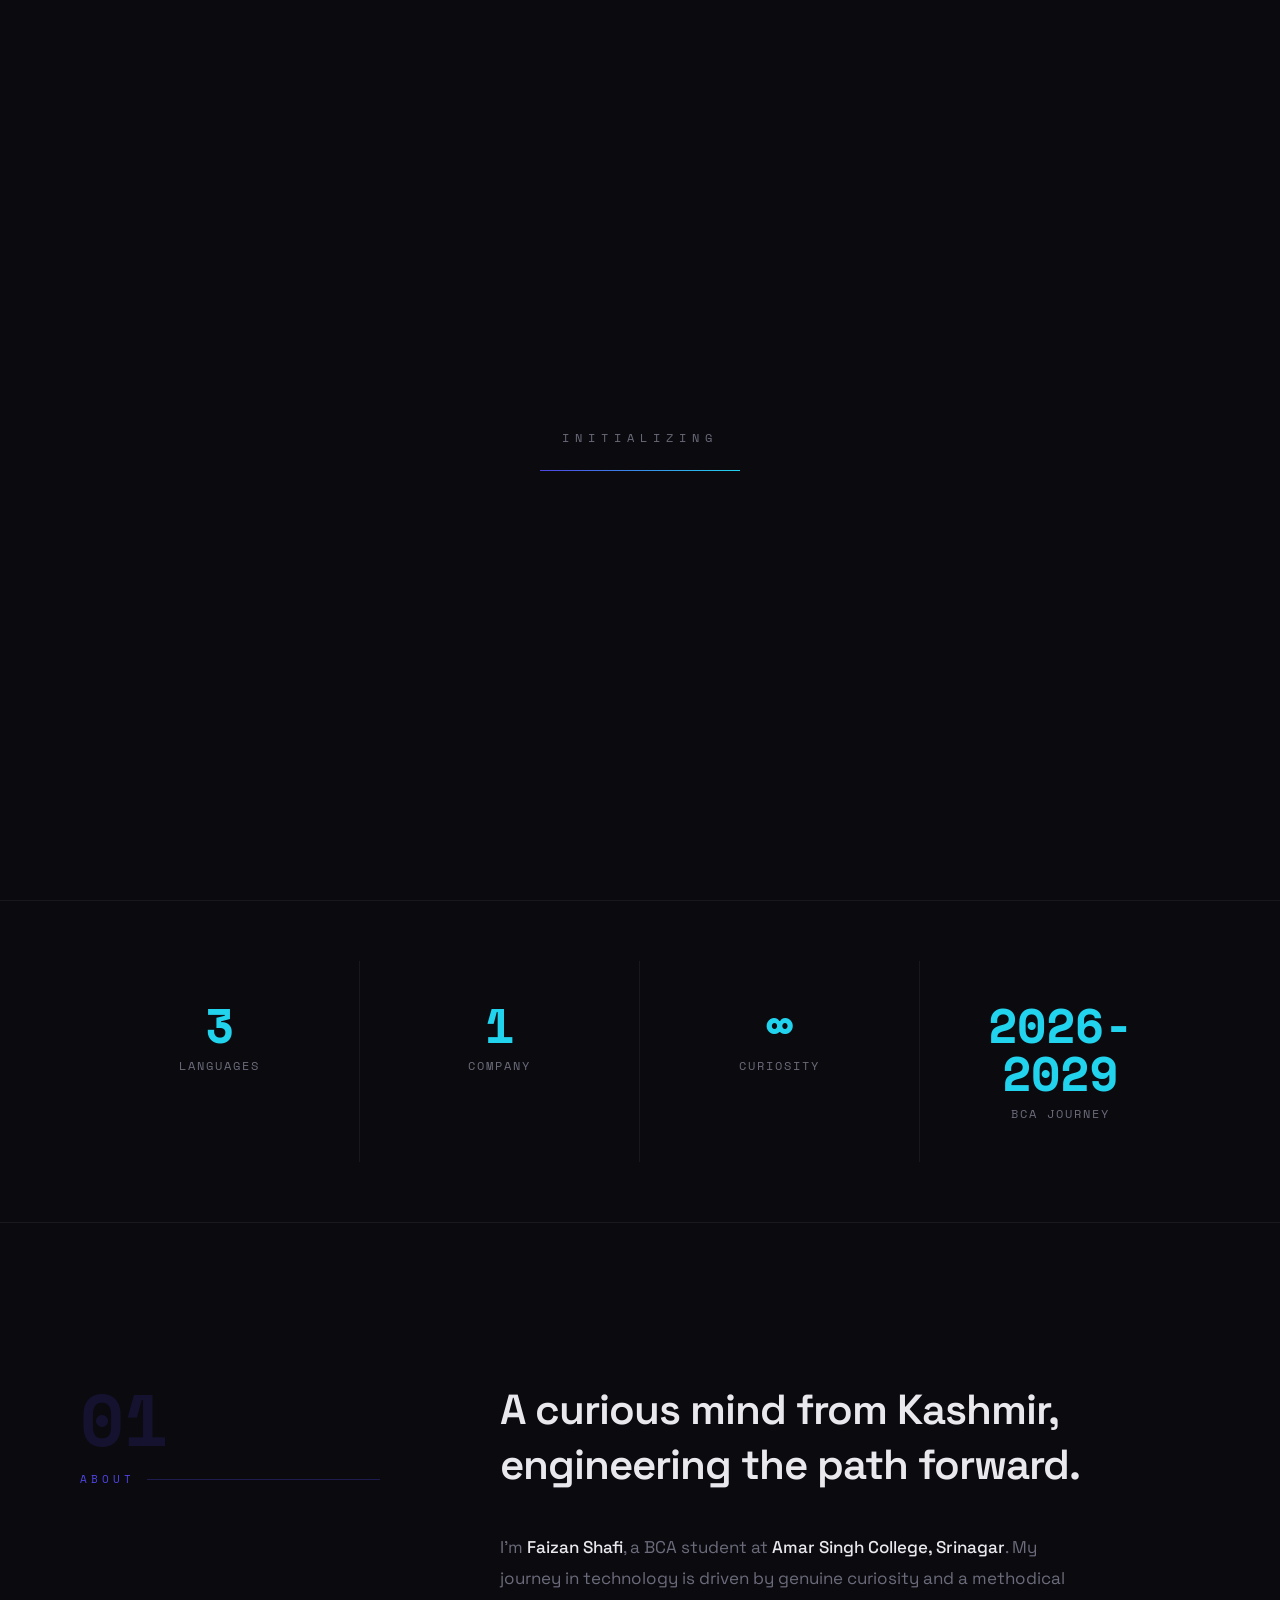
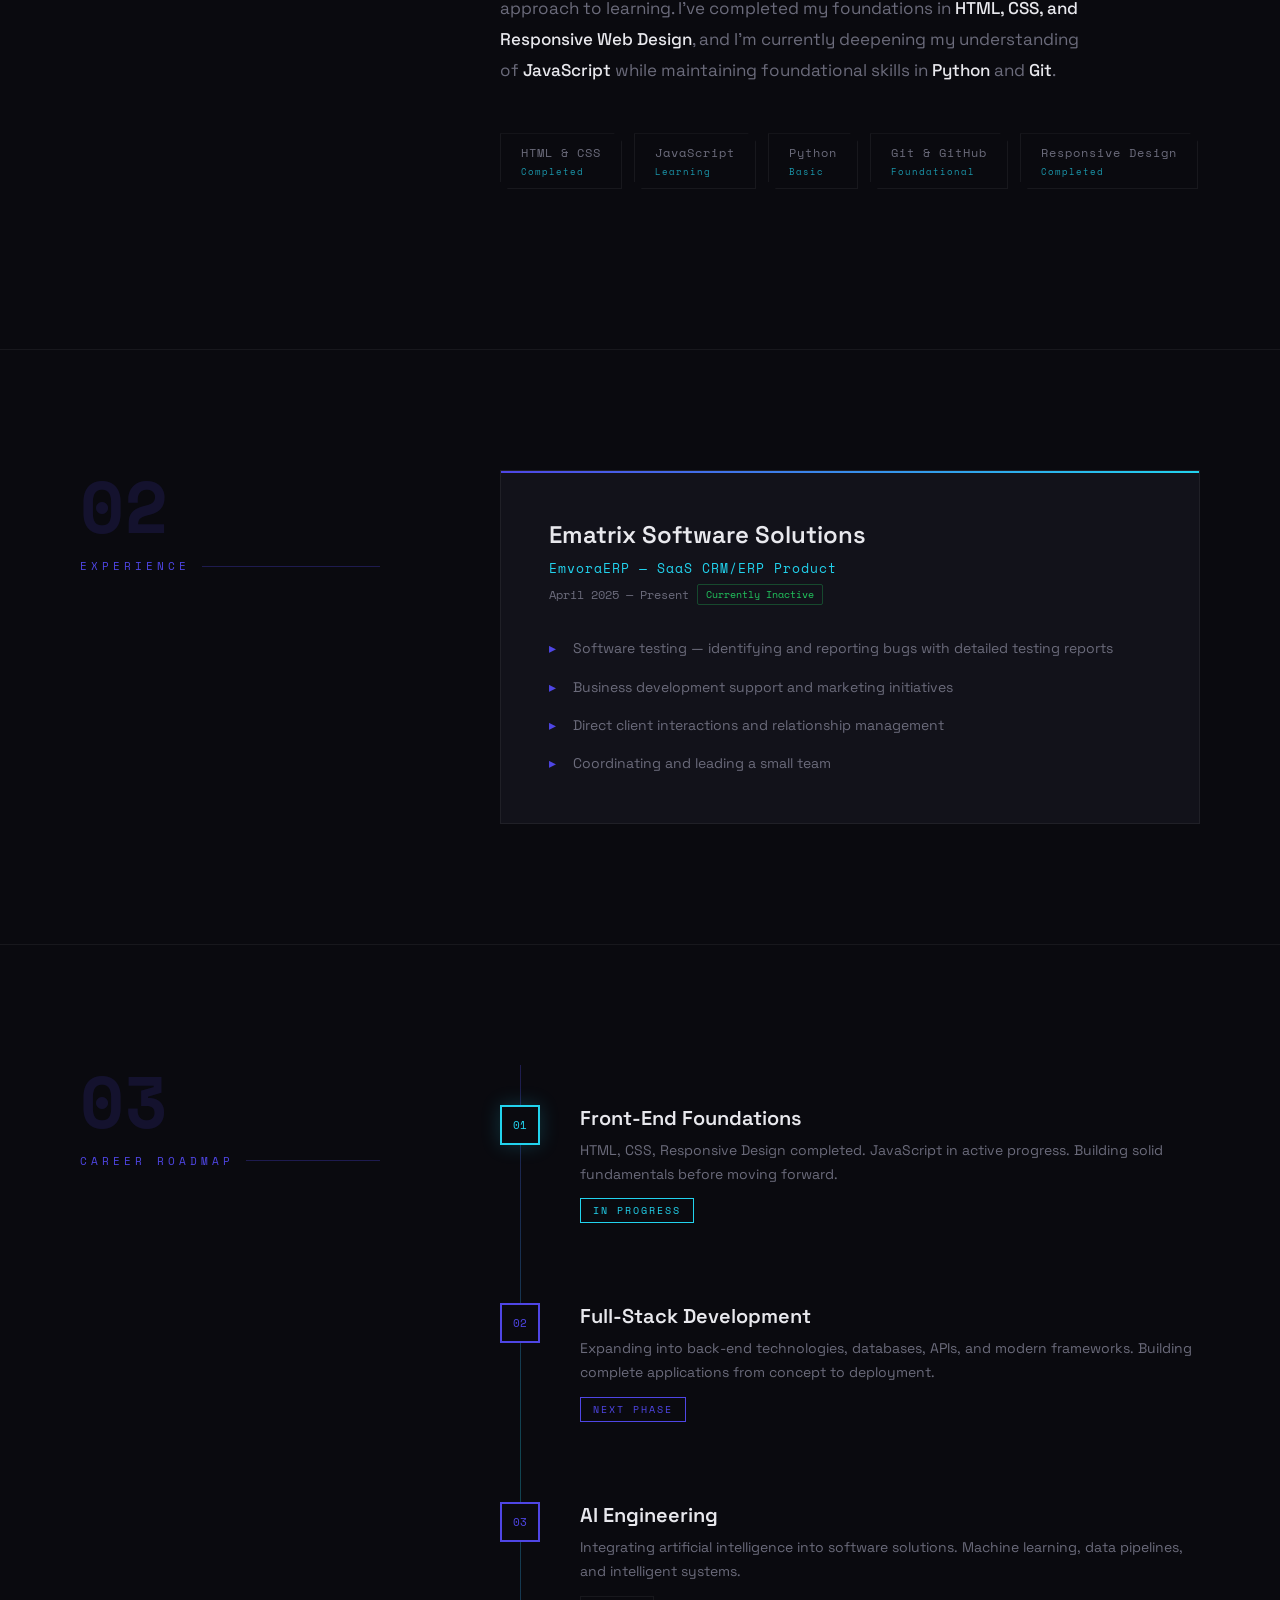
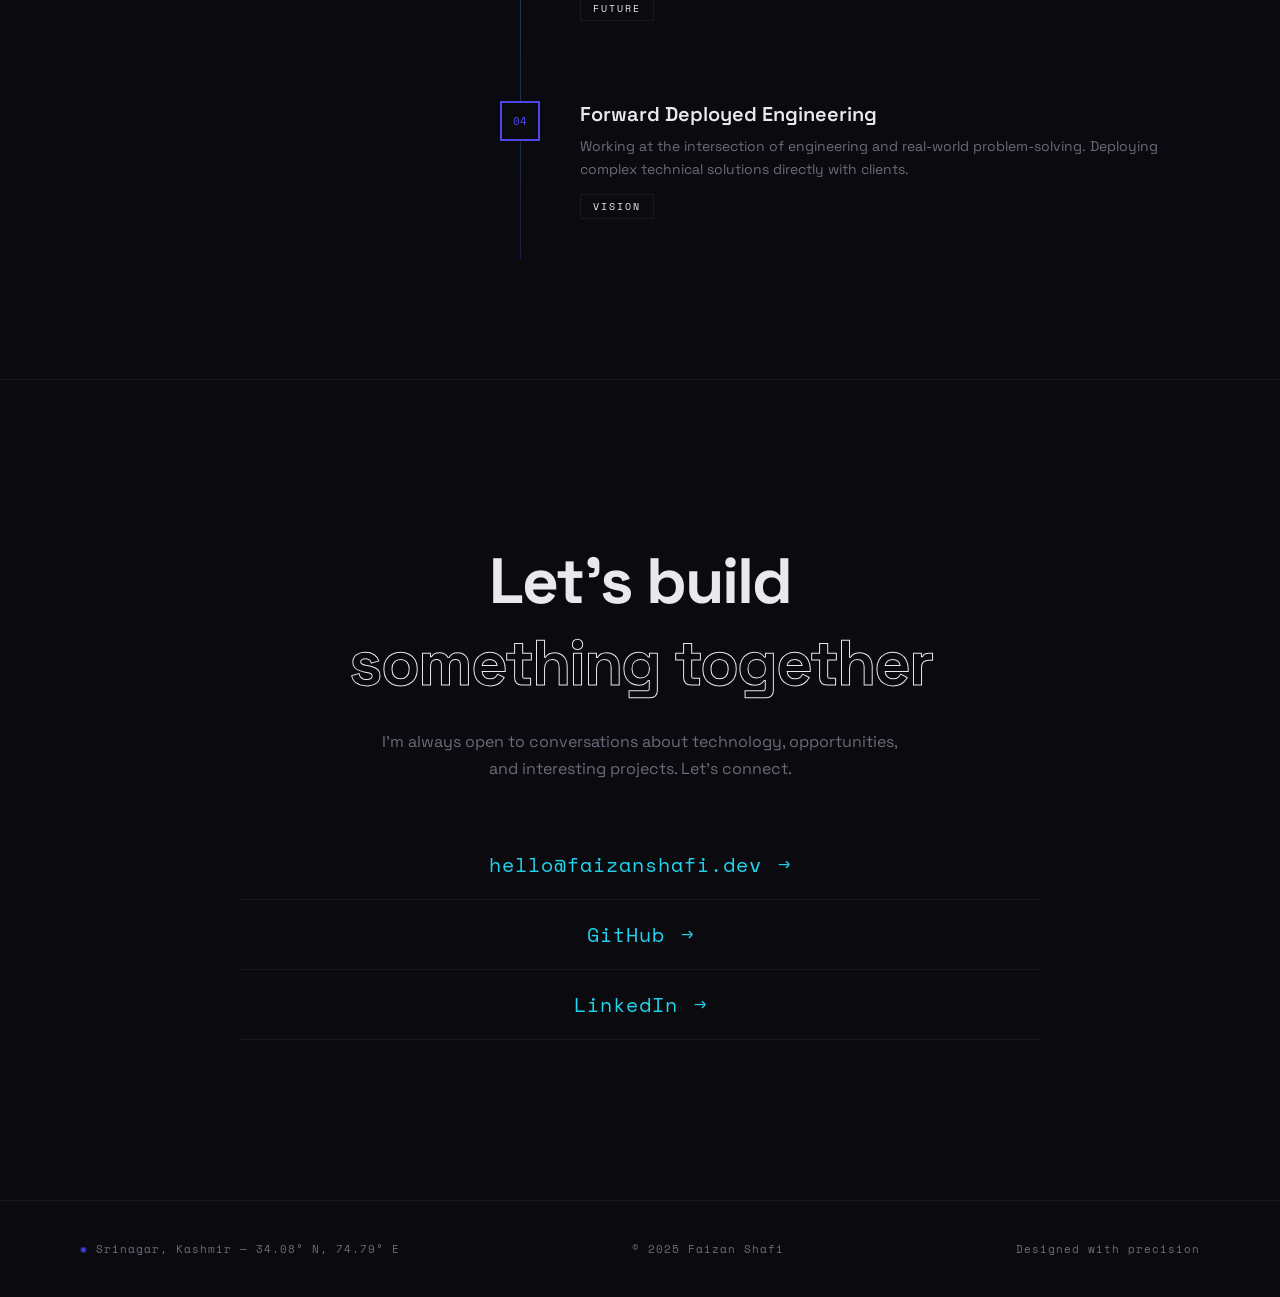
<file: index.html>
<!DOCTYPE html>
<html lang="en">

<head>
    <meta charset="UTF-8">
    <meta name="viewport" content="width=device-width, initial-scale=1.0">
    <title>Faizan Shafi — Digital Architect Concept</title>
<link rel="stylesheet" href="style.css">
</head>

<body>
    <!-- Loading Screen -->
    <div class="loader" id="loader">
        <div class="loader-text">Initializing</div>
        <div class="loader-bar"></div>
    </div>

    <!-- Scroll Progress -->
    <div class="scroll-progress" id="scrollProgress"></div>

    <!-- Custom Cursor -->
    <div class="cursor" id="cursor"></div>
    <div class="cursor-dot" id="cursorDot"></div>

    <!-- Grid Background -->
    <div class="grid-bg"></div>

    <!-- Architectural Lines -->
    <div class="arch-lines">
        <div class="arch-line"></div>
        <div class="arch-line"></div>
        <div class="arch-line"></div>
        <div class="arch-line"></div>
    </div>

    <!-- Page Coordinates -->
    <div class="page-coords" id="pageCoords">34.0837° N — 74.7973° E</div>

    <!-- Side Navigation -->
    <div class="side-nav">
        <div class="side-nav-dot active" data-section="hero">
            <div class="tooltip">Home</div>
        </div>
        <div class="side-nav-dot" data-section="about-section">
            <div class="tooltip">About</div>
        </div>
        <div class="side-nav-dot" data-section="experience">
            <div class="tooltip">Experience</div>
        </div>
        <div class="side-nav-dot" data-section="roadmap">
            <div class="tooltip">Roadmap</div>
        </div>
        <div class="side-nav-dot" data-section="contact">
            <div class="tooltip">Contact</div>
        </div>
    </div>

    <!-- Navigation -->
    <nav>
        <div class="nav-logo">Faizan Shafi</div>
        <ul class="nav-links">
            <li><a href="#hero" class="hoverable">Home</a></li>
            <li><a href="#about-section" class="hoverable">About</a></li>
            <li><a href="#experience" class="hoverable">Experience</a></li>
            <li><a href="#roadmap" class="hoverable">Roadmap</a></li>
            <li><a href="#contact" class="hoverable">Contact</a></li>
        </ul>
        <div class="nav-status">
            <span class="status-dot"></span>
            Open to opportunities
        </div>
        <button class="mobile-menu-btn hoverable" id="mobileBtn">
            <span></span><span></span><span></span>
        </button>
    </nav>

    <!-- Mobile Menu -->
    <div class="mobile-menu" id="mobileMenu">
        <ul class="mobile-menu-links">
            <li><a href="#hero" class="hoverable mobile-link">Home</a></li>
            <li><a href="#about-section" class="hoverable mobile-link">About</a></li>
            <li><a href="#experience" class="hoverable mobile-link">Experience</a></li>
            <li><a href="#roadmap" class="hoverable mobile-link">Roadmap</a></li>
            <li><a href="#contact" class="hoverable mobile-link">Contact</a></li>
        </ul>
    </div>

    <!-- Hero -->
    <section class="hero" id="hero">
        <div class="hero-content">
            <div class="hero-left">
                <div class="hero-label">Software Engineer</div>
                <h1 class="hero-title">
                    <span class="line">Building</span>
                    <span class="line">the <span class="highlight hoverable">digital</span></span>
                    <span class="line"><span class="highlight hoverable">future</span></span>
                </h1>
                <p class="hero-subtitle">
                    Aspiring software engineer based in Srinagar, Kashmir. Currently crafting my path from front-end
                    foundations through full-stack mastery toward AI engineering.
                </p>
                <div class="hero-actions">
                    <button class="btn-primary hoverable">View My Work</button>
                    <button class="btn-outline hoverable">Get In Touch</button>
                </div>
            </div>
            <div class="hero-right">
                <div class="blueprint-container">
                    <div class="blueprint-ring"></div>
                    <div class="blueprint-ring"></div>
                    <div class="blueprint-ring"></div>
                    <div class="blueprint-node"></div>
                    <div class="blueprint-node"></div>
                    <div class="blueprint-node"></div>
                    <div class="blueprint-node"></div>
                    <div class="blueprint-line"></div>
                    <div class="blueprint-line"></div>
                    <div class="blueprint-center">
                        <div class="blueprint-center-icon">⬡</div>
                        <span>Building</span>
                    </div>
                </div>
            </div>
        </div>
    </section>

    <!-- Stats -->
    <section class="stats-section" id="stats">
        <div class="stats-grid">
            <div class="stat-item" data-delay="0">
                <div class="stat-number" data-count="3">0</div>
                <div class="stat-label">Languages</div>
            </div>
            <div class="stat-item" data-delay="100">
                <div class="stat-number" data-count="1">0</div>
                <div class="stat-label">Company</div>
            </div>
            <div class="stat-item" data-delay="200">
                <div class="stat-number">∞</div>
                <div class="stat-label">Curiosity</div>
            </div>
            <div class="stat-item" data-delay="300">
                <div class="stat-number">2026-2029</div>
                <div class="stat-label">BCA Journey</div>
            </div>
        </div>
    </section>

    <!-- About Preview -->
    <section class="about-preview" id="about-section">
        <div class="about-container">
            <div class="section-marker">
                <div class="section-number">01</div>
                <div class="section-label">About</div>
            </div>
            <div class="about-content">
                <h2 class="scroll-reveal">A curious mind from Kashmir, engineering the path forward.</h2>
                <p class="about-text scroll-reveal">
                    I'm <span>Faizan Shafi</span>, a BCA student at <span>Amar Singh College, Srinagar</span>. My
                    journey in technology is driven by genuine curiosity and a methodical approach to learning. I've
                    completed my foundations in <span>HTML, CSS, and Responsive Web Design</span>, and I'm currently
                    deepening my understanding of <span>JavaScript</span> while maintaining foundational skills in
                    <span>Python</span> and <span>Git</span>.
                </p>
                <div class="tech-stack scroll-reveal">
                    <div class="tech-tag hoverable">
                        HTML & CSS
                        <span class="level">Completed</span>
                    </div>
                    <div class="tech-tag hoverable">
                        JavaScript
                        <span class="level">Learning</span>
                    </div>
                    <div class="tech-tag hoverable">
                        Python
                        <span class="level">Basic</span>
                    </div>
                    <div class="tech-tag hoverable">
                        Git & GitHub
                        <span class="level">Foundational</span>
                    </div>
                    <div class="tech-tag hoverable">
                        Responsive Design
                        <span class="level">Completed</span>
                    </div>
                </div>
            </div>
        </div>
    </section>

    <!-- Experience -->
    <section class="experience-section" id="experience">
        <div class="exp-container">
            <div class="section-marker">
                <div class="section-number">02</div>
                <div class="section-label">Experience</div>
            </div>
            <div class="exp-card scroll-reveal hoverable">
                <div class="exp-company">Ematrix Software Solutions</div>
                <div class="exp-product">EmvoraERP — SaaS CRM/ERP Product</div>
                <div class="exp-period">
                    April 2025 — Present
                    <span class="active">Currently Inactive</span>
                </div>
                <ul class="exp-responsibilities">
                    <li>Software testing — identifying and reporting bugs with detailed testing reports</li>
                    <li>Business development support and marketing initiatives</li>
                    <li>Direct client interactions and relationship management</li>
                    <li>Coordinating and leading a small team</li>
                </ul>
            </div>
        </div>
    </section>

    <!-- Roadmap -->
    <section class="roadmap-section" id="roadmap">
        <div class="roadmap-container">
            <div class="section-marker">
                <div class="section-number">03</div>
                <div class="section-label">Career Roadmap</div>
            </div>
            <div class="roadmap-track">
                <div class="roadmap-item current scroll-reveal">
                    <div class="roadmap-marker">01</div>
                    <div class="roadmap-info">
                        <h3>Front-End Foundations</h3>
                        <p>HTML, CSS, Responsive Design completed. JavaScript in active progress. Building solid
                            fundamentals before moving forward.</p>
                        <span class="status active">In Progress</span>
                    </div>
                </div>
                <div class="roadmap-item scroll-reveal">
                    <div class="roadmap-marker">02</div>
                    <div class="roadmap-info">
                        <h3>Full-Stack Development</h3>
                        <p>Expanding into back-end technologies, databases, APIs, and modern frameworks. Building
                            complete applications from concept to deployment.</p>
                        <span class="status next">Next Phase</span>
                    </div>
                </div>
                <div class="roadmap-item scroll-reveal">
                    <div class="roadmap-marker">03</div>
                    <div class="roadmap-info">
                        <h3>AI Engineering</h3>
                        <p>Integrating artificial intelligence into software solutions. Machine learning, data
                            pipelines, and intelligent systems.</p>
                        <span class="status">Future</span>
                    </div>
                </div>
                <div class="roadmap-item scroll-reveal">
                    <div class="roadmap-marker">04</div>
                    <div class="roadmap-info">
                        <h3>Forward Deployed Engineering</h3>
                        <p>Working at the intersection of engineering and real-world problem-solving. Deploying complex
                            technical solutions directly with clients.</p>
                        <span class="status">Vision</span>
                    </div>
                </div>
            </div>
        </div>
    </section>

    <!-- Contact -->
    <section class="contact-section" id="contact">
        <div class="contact-container">
            <h2 class="contact-heading scroll-reveal">
                Let's build<br><span class="outline-text">something together</span>
            </h2>
            <p class="contact-sub scroll-reveal">
                I'm always open to conversations about technology, opportunities,<br>and interesting projects. Let's
                connect.
            </p>
            <a href="mailto:hello@faizanshafi.dev" class="contact-link scroll-reveal hoverable">
                hello@faizanshafi.dev <span class="arrow">→</span>
            </a>
            <a href="#" class="contact-link scroll-reveal hoverable" style="transition-delay: 0.1s">
                GitHub <span class="arrow">→</span>
            </a>
            <a href="#" class="contact-link scroll-reveal hoverable" style="transition-delay: 0.2s">
                LinkedIn <span class="arrow">→</span>
            </a>
        </div>
    </section>

    <!-- Footer -->
    <footer>
        <div class="footer-coords">Srinagar, Kashmir — 34.08° N, 74.79° E</div>
        <div>© 2025 Faizan Shafi</div>
        <div>Designed with precision</div>
    </footer>

<script src="script.js"></script>
</body>

</html>
</file>
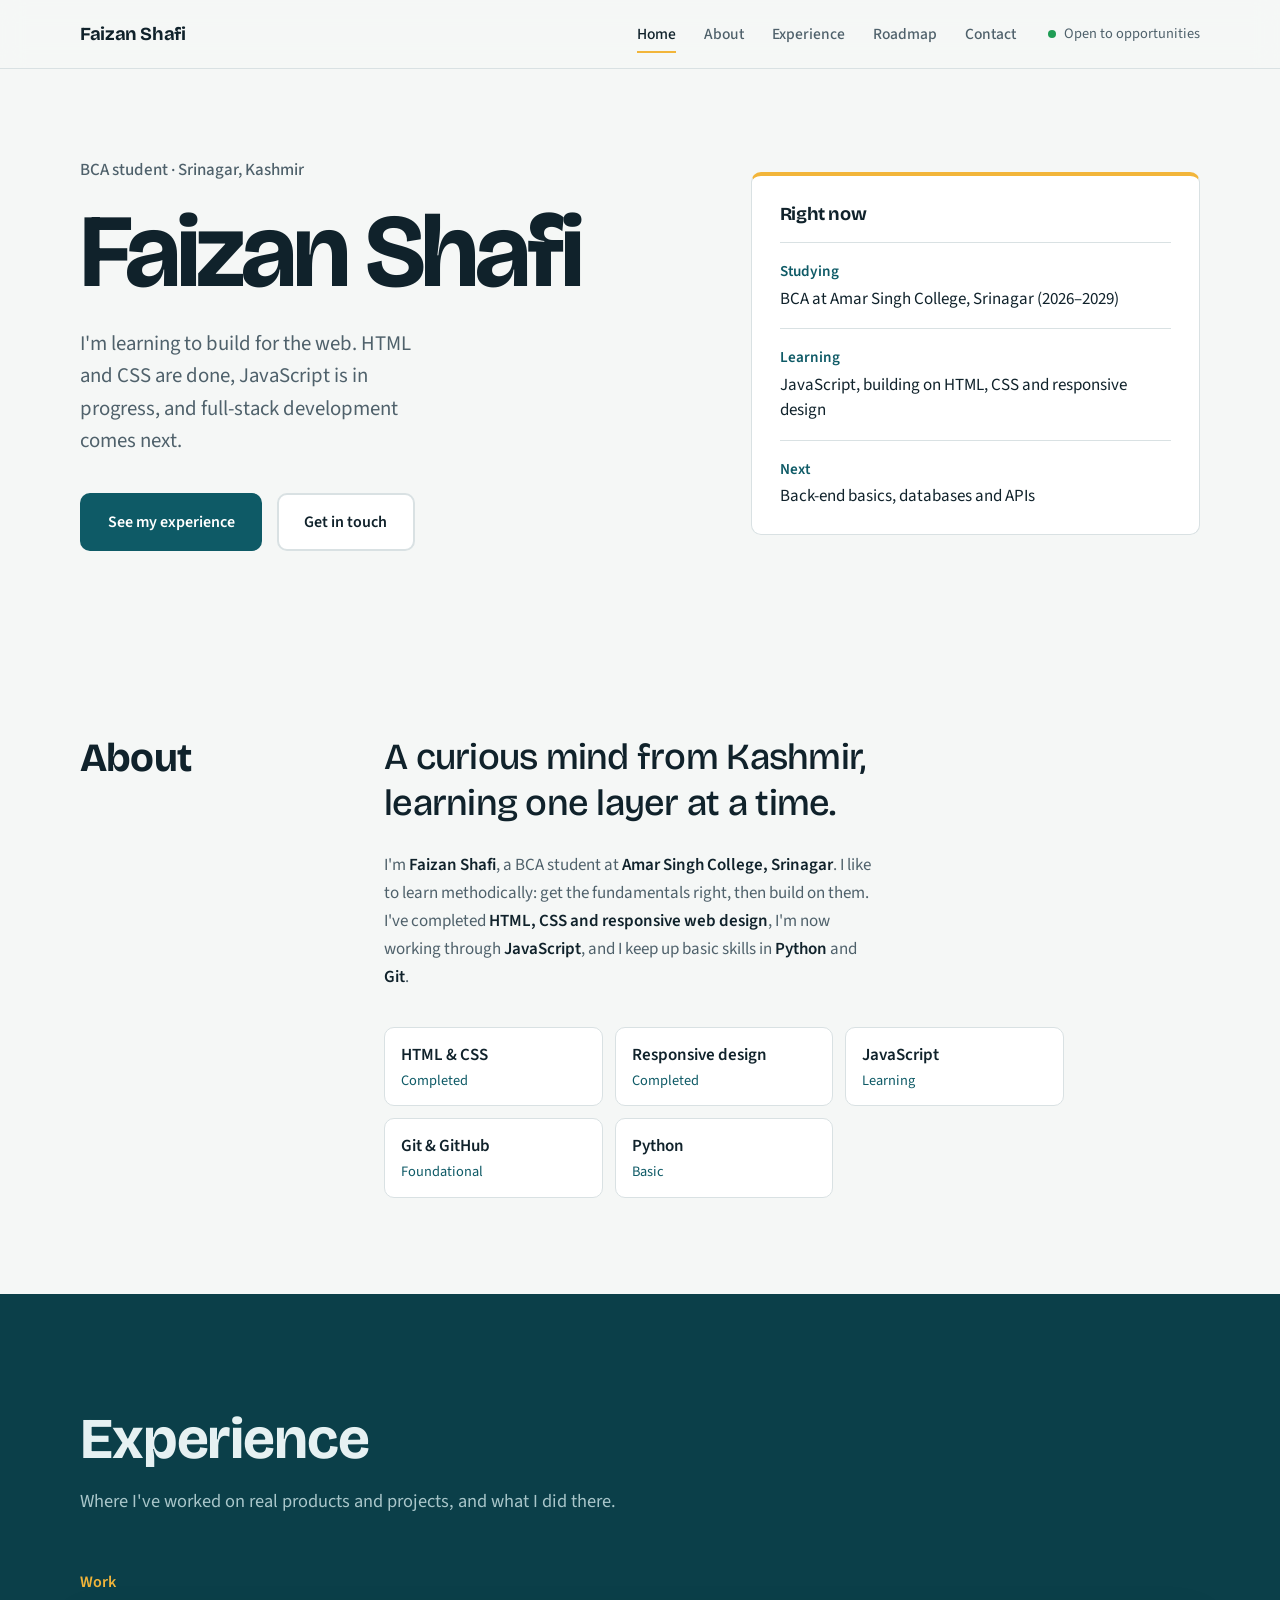
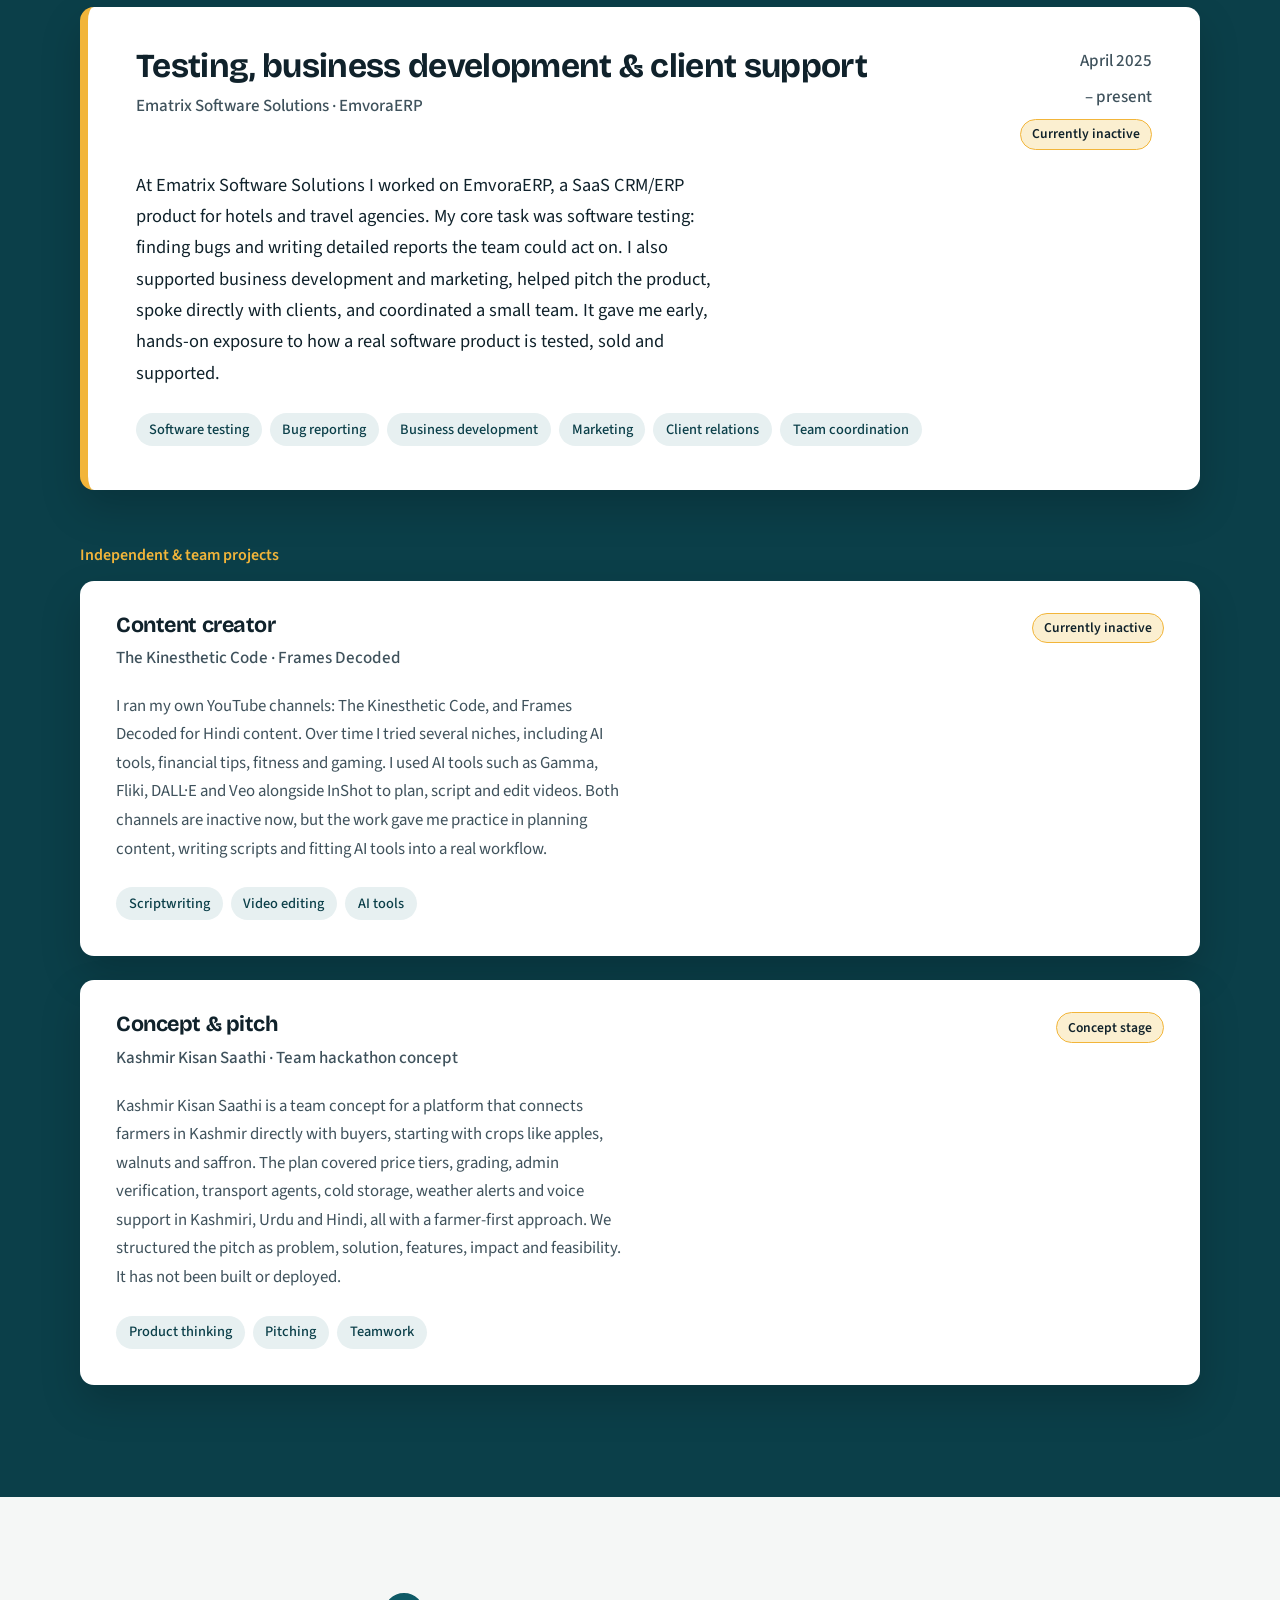
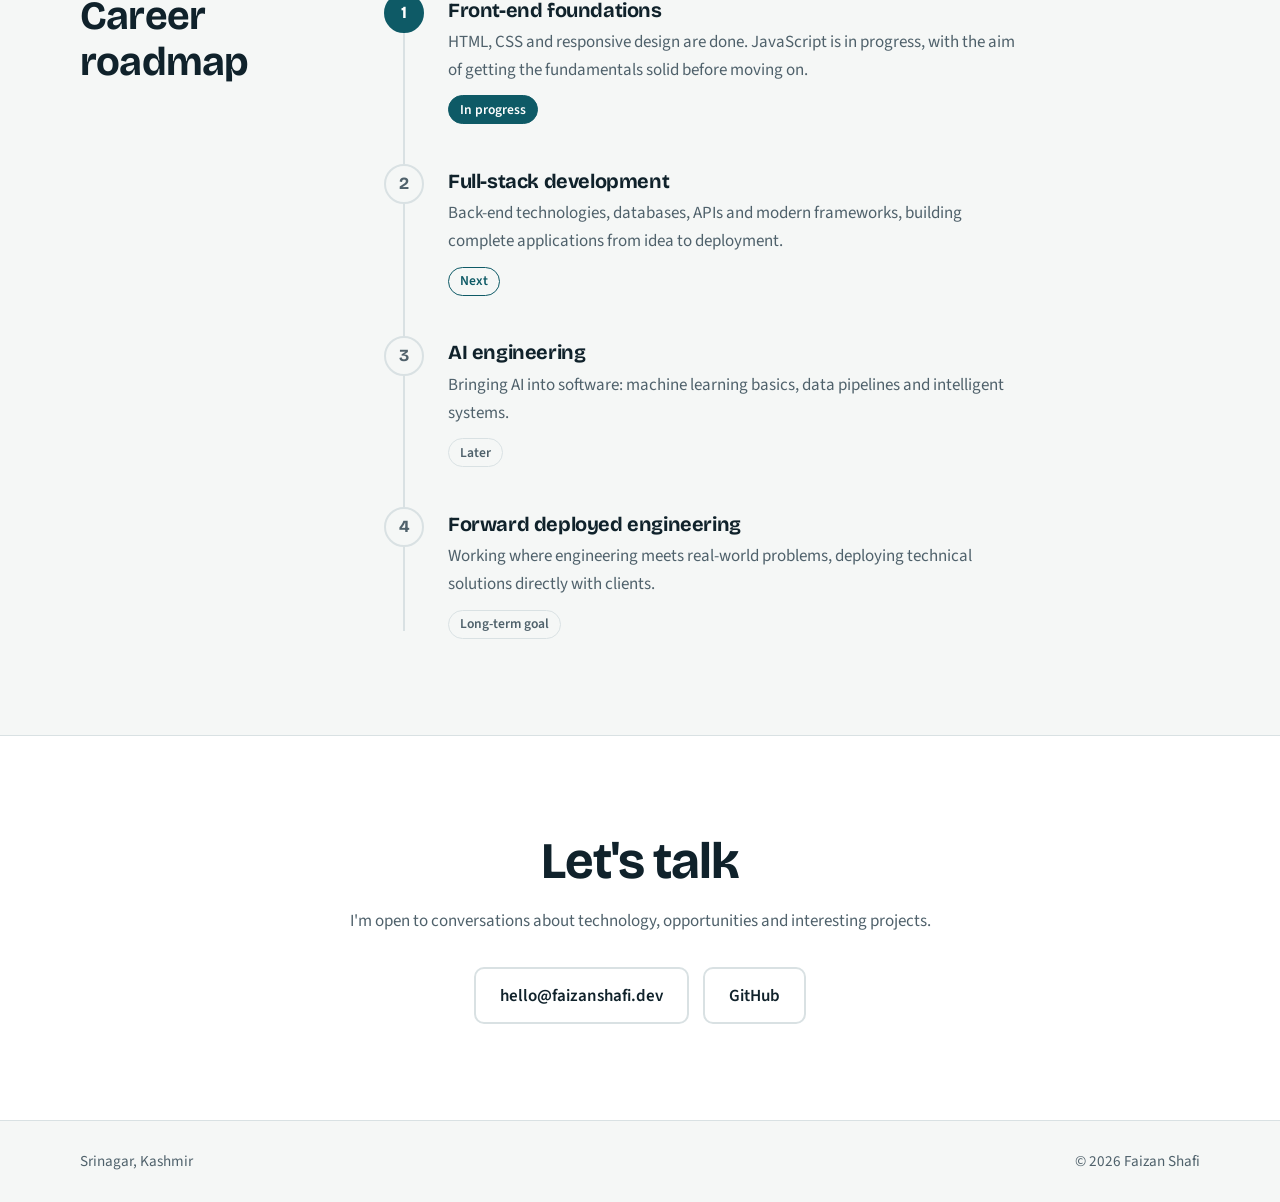
<file: v2/index.html>
<!DOCTYPE html>
<html lang="en">

<head>
    <meta charset="UTF-8">
    <meta name="viewport" content="width=device-width, initial-scale=1.0">
    <title>Faizan Shafi — BCA student learning web development</title>
    <meta name="description"
        content="Portfolio of Faizan Shafi, a BCA student in Srinagar, Kashmir learning front-end and full-stack web development.">
    <meta name="theme-color" content="#0b3f49">
    <link rel="icon"
        href="data:image/svg+xml,%3Csvg xmlns='http://www.w3.org/2000/svg' viewBox='0 0 32 32'%3E%3Crect width='32' height='32' rx='7' fill='%230b3f49'/%3E%3Ctext x='16' y='22.5' font-family='Arial,sans-serif' font-size='17' font-weight='700' text-anchor='middle' fill='%23f2b53a'%3EFS%3C/text%3E%3C/svg%3E">

    <link rel="preconnect" href="https://fonts.googleapis.com">
    <link rel="preconnect" href="https://fonts.gstatic.com" crossorigin>
    <link rel="stylesheet"
        href="https://fonts.googleapis.com/css2?family=Bricolage+Grotesque:opsz,wght@12..96,500;12..96,700&family=Source+Sans+3:wght@400;500;600&display=swap">
    <link rel="stylesheet" href="style.css">
</head>

<body>
    <a class="skip-link" href="#main">Skip to content</a>

    <!-- Navigation -->
    <header class="site-header">
        <nav class="nav" aria-label="Main">
            <a class="nav-logo" href="#hero">Faizan Shafi</a>

            <ul class="nav-links">
                <li><a href="#hero">Home</a></li>
                <li><a href="#about">About</a></li>
                <li><a href="#experience">Experience</a></li>
                <li><a href="#roadmap">Roadmap</a></li>
                <li><a href="#contact">Contact</a></li>
            </ul>

            <p class="nav-status"><span class="status-dot" aria-hidden="true"></span>Open to opportunities</p>

            <button class="menu-btn" id="menuBtn" type="button" aria-expanded="false" aria-controls="mobileMenu"
                aria-label="Open menu">
                <span></span><span></span><span></span>
            </button>
        </nav>

        <div class="mobile-menu" id="mobileMenu" hidden>
            <ul>
                <li><a href="#hero">Home</a></li>
                <li><a href="#about">About</a></li>
                <li><a href="#experience">Experience</a></li>
                <li><a href="#roadmap">Roadmap</a></li>
                <li><a href="#contact">Contact</a></li>
            </ul>
        </div>
    </header>

    <main id="main">
        <!-- Hero -->
        <section class="hero" id="hero" aria-labelledby="hero-title">
            <div class="container hero-grid">
                <div class="hero-copy">
                    <p class="hero-kicker">BCA student · Srinagar, Kashmir</p>
                    <h1 class="hero-title" id="hero-title">Faizan Shafi</h1>
                    <p class="hero-lead">
                        I'm learning to build for the web. HTML and CSS are done, JavaScript is in progress, and
                        full-stack development comes next.
                    </p>
                    <div class="hero-actions">
                        <a class="btn btn-primary" href="#experience">See my experience</a>
                        <a class="btn btn-outline" href="#contact">Get in touch</a>
                    </div>
                </div>

                <aside class="now-card" aria-label="What I'm doing right now">
                    <h2 class="now-title">Right now</h2>
                    <dl class="now-list">
                        <div>
                            <dt>Studying</dt>
                            <dd>BCA at Amar Singh College, Srinagar (2026–2029)</dd>
                        </div>
                        <div>
                            <dt>Learning</dt>
                            <dd>JavaScript, building on HTML, CSS and responsive design</dd>
                        </div>
                        <div>
                            <dt>Next</dt>
                            <dd>Back-end basics, databases and APIs</dd>
                        </div>
                    </dl>
                </aside>
            </div>
        </section>

        <!-- About -->
        <section class="section about" id="about" aria-labelledby="about-title">
            <div class="container split">
                <div class="split-head">
                    <h2 class="section-title" id="about-title">About</h2>
                </div>
                <div class="split-body">
                    <p class="about-heading">A curious mind from Kashmir, learning one layer at a time.</p>
                    <p class="about-text">
                        I'm <strong>Faizan Shafi</strong>, a BCA student at <strong>Amar Singh College,
                            Srinagar</strong>. I like to learn methodically: get the fundamentals right, then build on
                        them. I've completed <strong>HTML, CSS and responsive web design</strong>, I'm now working
                        through <strong>JavaScript</strong>, and I keep up basic skills in <strong>Python</strong> and
                        <strong>Git</strong>.
                    </p>

                    <ul class="skills" aria-label="Skills and current level">
                        <li><span class="skill-name">HTML &amp; CSS</span><span class="skill-level">Completed</span></li>
                        <li><span class="skill-name">Responsive design</span><span class="skill-level">Completed</span>
                        </li>
                        <li><span class="skill-name">JavaScript</span><span class="skill-level">Learning</span></li>
                        <li><span class="skill-name">Git &amp; GitHub</span><span
                                class="skill-level">Foundational</span></li>
                        <li><span class="skill-name">Python</span><span class="skill-level">Basic</span></li>
                    </ul>
                </div>
            </div>
        </section>

        <!-- Experience -->
        <section class="section experience" id="experience" aria-labelledby="experience-title">
            <div class="container">
                <div class="experience-head">
                    <h2 class="section-title" id="experience-title">Experience</h2>
                    <p class="experience-intro">Where I've worked on real products and projects, and what I did there.
                    </p>
                </div>

                <h3 class="group-label">Work</h3>
                <article class="role role-featured reveal">
                    <header class="role-head">
                        <div>
                            <h4 class="role-title">Testing, business development &amp; client support</h4>
                            <p class="role-org">Ematrix Software Solutions · EmvoraERP</p>
                        </div>
                        <p class="role-meta">
                            <time>April 2025</time> – present
                            <span class="badge">Currently inactive</span>
                        </p>
                    </header>
                    <p class="role-summary">
                        At Ematrix Software Solutions I worked on EmvoraERP, a SaaS CRM/ERP product for hotels and
                        travel agencies. My core task was software testing: finding bugs and writing detailed reports
                        the team could act on. I also supported business development and marketing, helped pitch the
                        product, spoke directly with clients, and coordinated a small team. It gave me early,
                        hands-on exposure to how a real software product is tested, sold and supported.
                    </p>
                    <ul class="chips" aria-label="Responsibilities">
                        <li>Software testing</li>
                        <li>Bug reporting</li>
                        <li>Business development</li>
                        <li>Marketing</li>
                        <li>Client relations</li>
                        <li>Team coordination</li>
                    </ul>
                </article>

                <h3 class="group-label">Independent &amp; team projects</h3>
                <div class="role-grid">
                    <article class="role reveal">
                        <header class="role-head">
                            <div>
                                <h4 class="role-title">Content creator</h4>
                                <p class="role-org">The Kinesthetic Code · Frames Decoded</p>
                            </div>
                            <p class="role-meta"><span class="badge">Currently inactive</span></p>
                        </header>
                        <p class="role-summary">
                            I ran my own YouTube channels: The Kinesthetic Code, and Frames Decoded for Hindi content.
                            Over time I tried several niches, including AI tools, financial tips, fitness and
                            gaming. I used AI tools such as Gamma, Fliki, DALL·E and Veo alongside InShot to plan,
                            script and edit videos. Both channels are inactive now, but the work gave me practice in
                            planning content, writing scripts and fitting AI tools into a real workflow.
                        </p>
                        <ul class="chips" aria-label="Skills used">
                            <li>Scriptwriting</li>
                            <li>Video editing</li>
                            <li>AI tools</li>
                        </ul>
                    </article>

                    <article class="role reveal">
                        <header class="role-head">
                            <div>
                                <h4 class="role-title">Concept &amp; pitch</h4>
                                <p class="role-org">Kashmir Kisan Saathi · Team hackathon concept</p>
                            </div>
                            <p class="role-meta"><span class="badge">Concept stage</span></p>
                        </header>
                        <p class="role-summary">
                            Kashmir Kisan Saathi is a team concept for a platform that connects farmers in Kashmir
                            directly with buyers, starting with crops like apples, walnuts and saffron. The plan
                            covered price tiers, grading, admin verification, transport agents, cold storage, weather
                            alerts and voice support in Kashmiri, Urdu and Hindi, all with a farmer-first approach.
                            We structured the pitch as problem, solution, features, impact and feasibility. It has not
                            been built or deployed.
                        </p>
                        <ul class="chips" aria-label="Skills used">
                            <li>Product thinking</li>
                            <li>Pitching</li>
                            <li>Teamwork</li>
                        </ul>
                    </article>
                </div>
            </div>
        </section>

        <!-- Roadmap -->
        <section class="section roadmap" id="roadmap" aria-labelledby="roadmap-title">
            <div class="container split">
                <div class="split-head">
                    <h2 class="section-title" id="roadmap-title">Career roadmap</h2>
                </div>
                <ol class="timeline">
                    <li class="timeline-item is-current reveal">
                        <span class="timeline-marker" aria-hidden="true">1</span>
                        <div>
                            <h3>Front-end foundations</h3>
                            <p>HTML, CSS and responsive design are done. JavaScript is in progress, with the aim of
                                getting the fundamentals solid before moving on.</p>
                            <span class="status status-active">In progress</span>
                        </div>
                    </li>
                    <li class="timeline-item reveal">
                        <span class="timeline-marker" aria-hidden="true">2</span>
                        <div>
                            <h3>Full-stack development</h3>
                            <p>Back-end technologies, databases, APIs and modern frameworks, building complete
                                applications from idea to deployment.</p>
                            <span class="status status-next">Next</span>
                        </div>
                    </li>
                    <li class="timeline-item reveal">
                        <span class="timeline-marker" aria-hidden="true">3</span>
                        <div>
                            <h3>AI engineering</h3>
                            <p>Bringing AI into software: machine learning basics, data pipelines and intelligent
                                systems.</p>
                            <span class="status">Later</span>
                        </div>
                    </li>
                    <li class="timeline-item reveal">
                        <span class="timeline-marker" aria-hidden="true">4</span>
                        <div>
                            <h3>Forward deployed engineering</h3>
                            <p>Working where engineering meets real-world problems, deploying technical solutions
                                directly with clients.</p>
                            <span class="status">Long-term goal</span>
                        </div>
                    </li>
                </ol>
            </div>
        </section>

        <!-- Contact -->
        <section class="section contact" id="contact" aria-labelledby="contact-title">
            <div class="container contact-inner">
                <h2 class="contact-title" id="contact-title">Let's talk</h2>
                <p class="contact-text">
                    I'm open to conversations about technology, opportunities and interesting projects.
                </p>
                <ul class="contact-links">
                    <li><a href="mailto:hello@faizanshafi.dev">hello@faizanshafi.dev</a></li>
                    <li><a href="https://github.com/faizanshafi25" target="_blank" rel="noopener noreferrer">GitHub</a>
                    </li>
                </ul>
            </div>
        </section>
    </main>

    <footer class="site-footer">
        <div class="container footer-inner">
            <p>Srinagar, Kashmir</p>
            <p>© <span id="year">2026</span> Faizan Shafi</p>
        </div>
    </footer>

    <script src="script.js"></script>
</body>

</html>
</file>
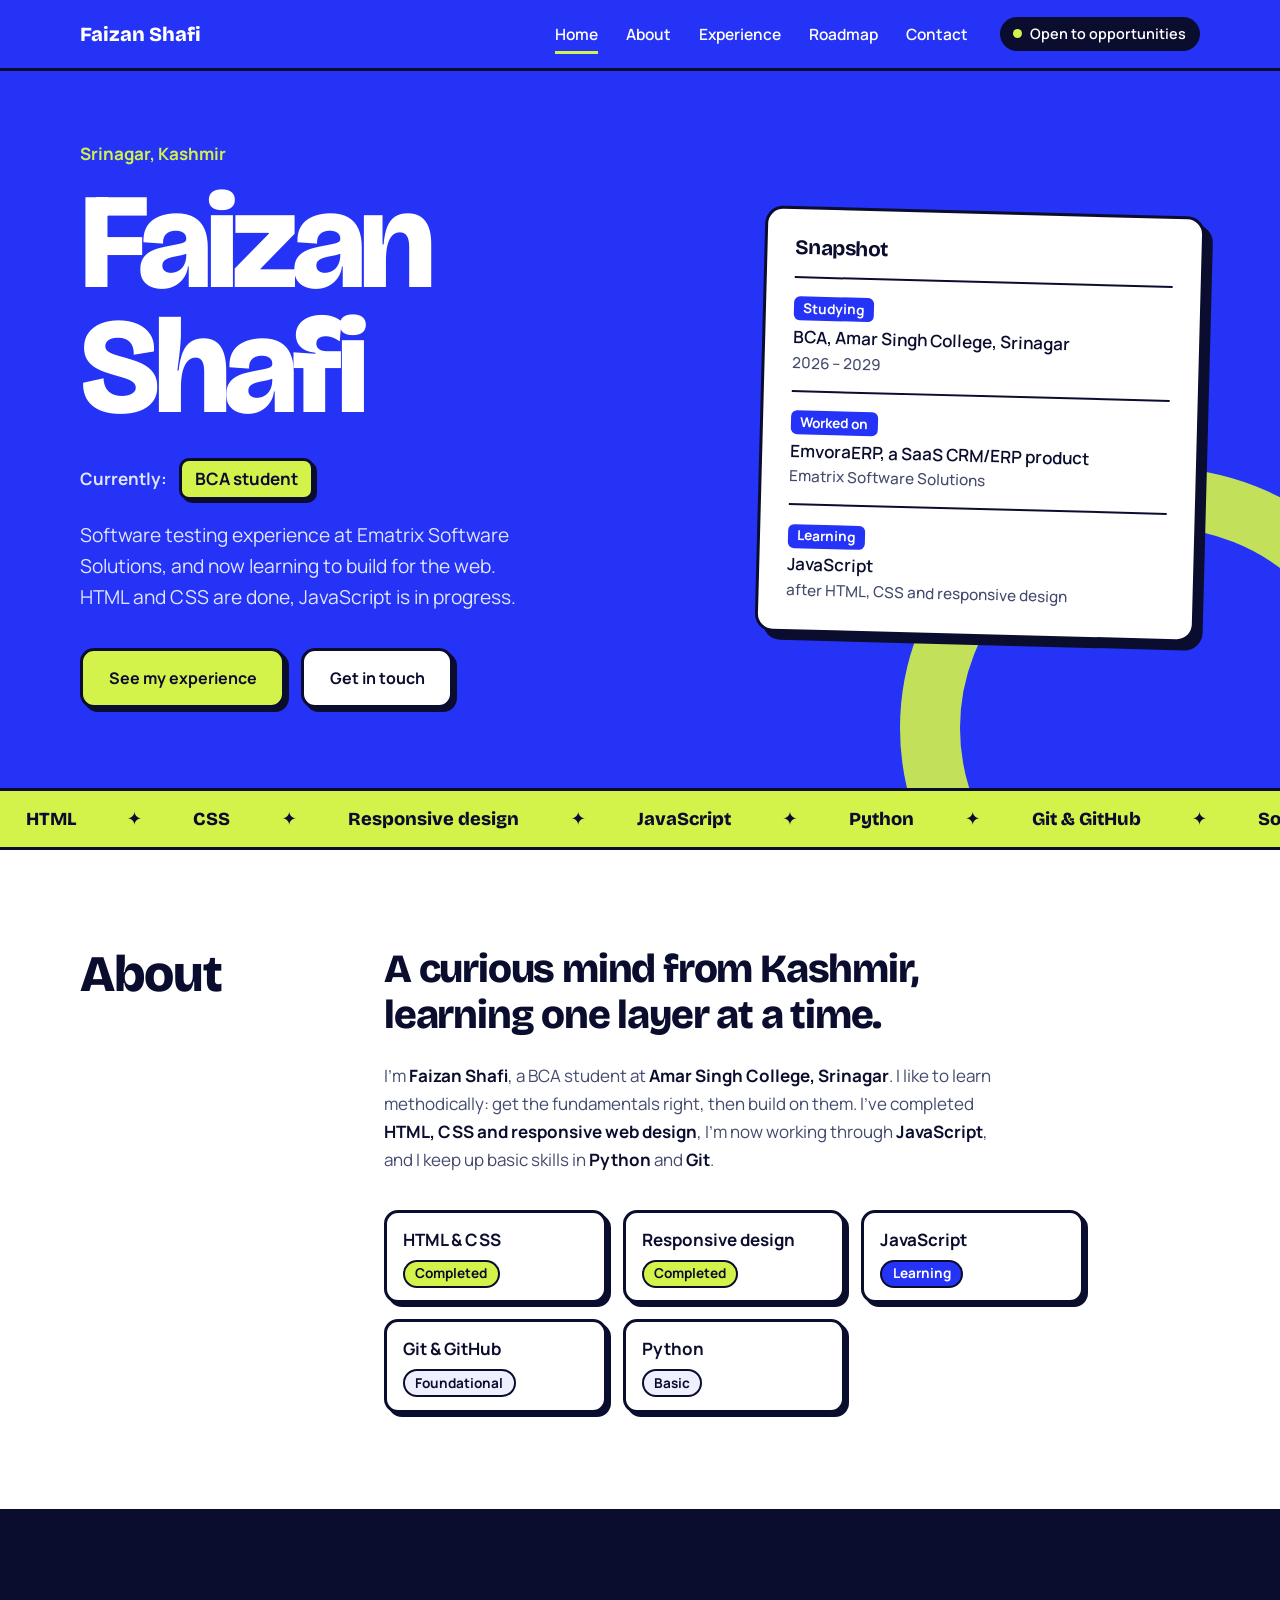
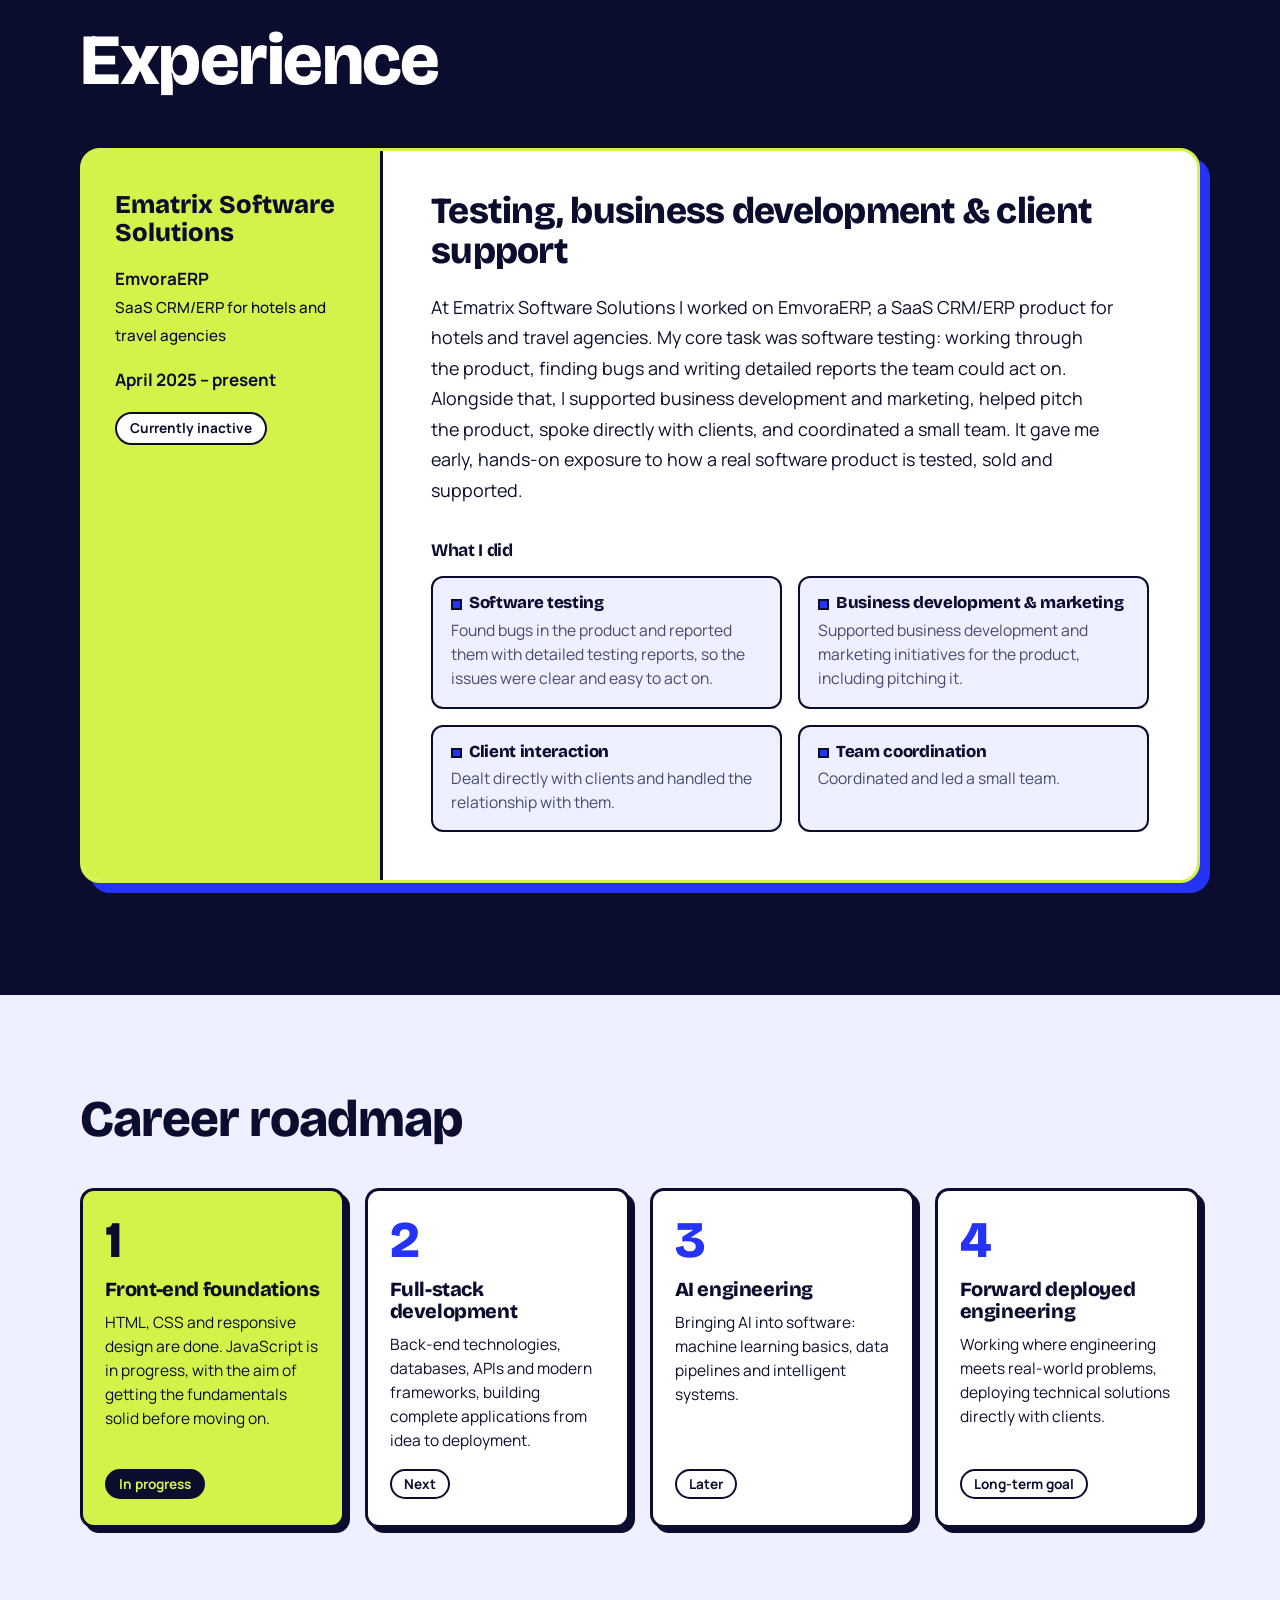
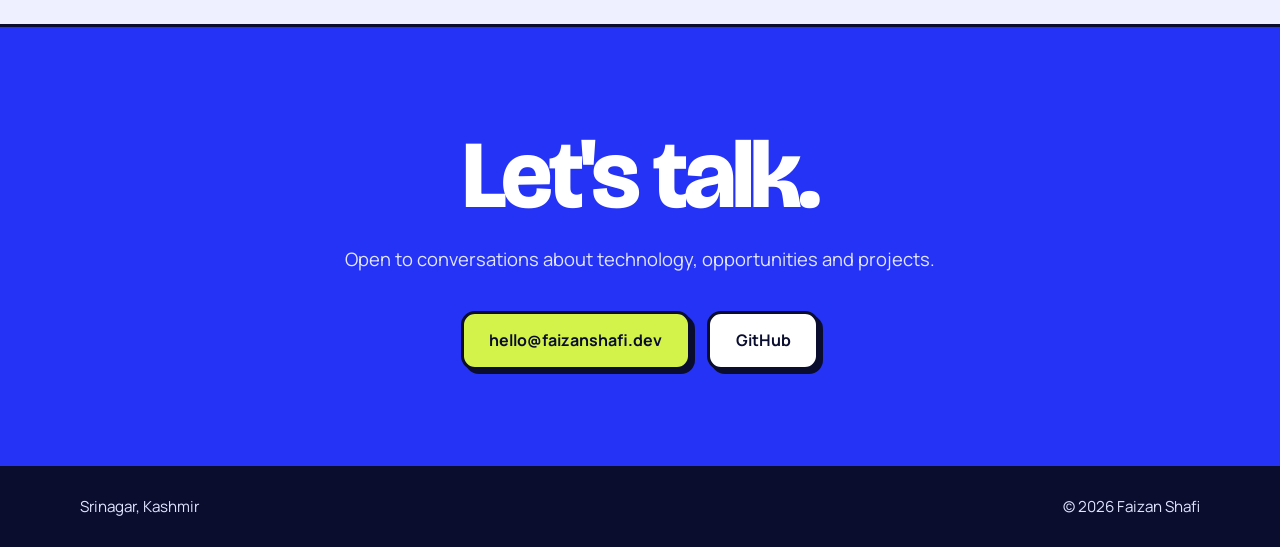
<file: v3/index.html>
<!DOCTYPE html>
<html lang="en">

<head>
    <meta charset="UTF-8">
    <meta name="viewport" content="width=device-width, initial-scale=1.0">
    <title>Faizan Shafi — BCA student, Srinagar</title>
    <meta name="description"
        content="Faizan Shafi is a BCA student in Srinagar, Kashmir with software testing experience at Ematrix Software Solutions, learning front-end and full-stack web development.">
    <meta name="theme-color" content="#2433f5">
    <link rel="icon"
        href="data:image/svg+xml,%3Csvg xmlns='http://www.w3.org/2000/svg' viewBox='0 0 32 32'%3E%3Crect width='32' height='32' rx='7' fill='%232433f5'/%3E%3Ctext x='16' y='22.5' font-family='Arial,sans-serif' font-size='17' font-weight='700' text-anchor='middle' fill='%23d4f34a'%3EFS%3C/text%3E%3C/svg%3E">

    <link rel="preconnect" href="https://fonts.googleapis.com">
    <link rel="preconnect" href="https://fonts.gstatic.com" crossorigin>
    <link rel="stylesheet"
        href="https://fonts.googleapis.com/css2?family=Bricolage+Grotesque:opsz,wght@12..96,500;12..96,800&family=Manrope:wght@400;500;600;700&display=swap">
    <link rel="stylesheet" href="style.css">
</head>

<body>
    <a class="skip-link" href="#main">Skip to content</a>

    <header class="site-header">
        <nav class="nav" aria-label="Main">
            <a class="nav-logo" href="#hero">Faizan Shafi</a>
            <ul class="nav-links">
                <li><a href="#hero">Home</a></li>
                <li><a href="#about">About</a></li>
                <li><a href="#experience">Experience</a></li>
                <li><a href="#roadmap">Roadmap</a></li>
                <li><a href="#contact">Contact</a></li>
            </ul>
            <p class="nav-status"><span class="status-dot" aria-hidden="true"></span>Open to opportunities</p>
            <button class="menu-btn" id="menuBtn" type="button" aria-expanded="false" aria-controls="mobileMenu"
                aria-label="Open menu"><span></span><span></span><span></span></button>
        </nav>
        <div class="mobile-menu" id="mobileMenu" hidden>
            <ul>
                <li><a href="#hero">Home</a></li>
                <li><a href="#about">About</a></li>
                <li><a href="#experience">Experience</a></li>
                <li><a href="#roadmap">Roadmap</a></li>
                <li><a href="#contact">Contact</a></li>
            </ul>
        </div>
    </header>

    <main id="main">
        <!-- Hero -->
        <section class="hero" id="hero" aria-labelledby="hero-title">
            <div class="container hero-grid">
                <div class="hero-copy">
                    <p class="hero-kicker">Srinagar, Kashmir</p>
                    <h1 class="hero-title" id="hero-title">Faizan<br>Shafi</h1>
                    <p class="hero-role">
                        <span class="role-label">Currently:</span>
                        <span class="role-rotator" id="roleRotator">BCA student</span>
                    </p>
                    <p class="hero-lead">
                        Software testing experience at Ematrix Software Solutions, and now learning to build for the
                        web. HTML and CSS are done, JavaScript is in progress.
                    </p>
                    <div class="hero-actions">
                        <a class="btn btn-lime" href="#experience">See my experience</a>
                        <a class="btn btn-ghost" href="#contact">Get in touch</a>
                    </div>
                </div>

                <aside class="now-card" aria-label="Snapshot">
                    <h2 class="now-title">Snapshot</h2>
                    <dl class="now-list">
                        <div>
                            <dt>Studying</dt>
                            <dd>BCA, Amar Singh College, Srinagar<br><span class="dim">2026 – 2029</span></dd>
                        </div>
                        <div>
                            <dt>Worked on</dt>
                            <dd>EmvoraERP, a SaaS CRM/ERP product<br><span class="dim">Ematrix Software Solutions</span>
                            </dd>
                        </div>
                        <div>
                            <dt>Learning</dt>
                            <dd>JavaScript<br><span class="dim">after HTML, CSS and responsive design</span></dd>
                        </div>
                    </dl>
                </aside>
            </div>
        </section>

        <!-- Skills strip -->
        <div class="marquee" aria-hidden="true">
            <div class="marquee-track">
                <span>HTML</span><span>CSS</span><span>Responsive design</span><span>JavaScript</span><span>Python</span><span>Git &amp; GitHub</span><span>Software testing</span><span>Bug reporting</span>
                <span>HTML</span><span>CSS</span><span>Responsive design</span><span>JavaScript</span><span>Python</span><span>Git &amp; GitHub</span><span>Software testing</span><span>Bug reporting</span>
            </div>
        </div>

        <!-- About -->
        <section class="section about" id="about" aria-labelledby="about-title">
            <div class="container split">
                <div class="split-head">
                    <h2 class="section-title" id="about-title">About</h2>
                </div>
                <div class="split-body">
                    <p class="about-heading">A curious mind from Kashmir, learning one layer at a time.</p>
                    <p class="about-text">
                        I'm <strong>Faizan Shafi</strong>, a BCA student at <strong>Amar Singh College,
                            Srinagar</strong>. I like to learn methodically: get the fundamentals right, then build on
                        them. I've completed <strong>HTML, CSS and responsive web design</strong>, I'm now working
                        through <strong>JavaScript</strong>, and I keep up basic skills in <strong>Python</strong> and
                        <strong>Git</strong>.
                    </p>
                    <ul class="skills" aria-label="Skills and current level">
                        <li><span class="skill-name">HTML &amp; CSS</span><span class="skill-level done">Completed</span></li>
                        <li><span class="skill-name">Responsive design</span><span class="skill-level done">Completed</span></li>
                        <li><span class="skill-name">JavaScript</span><span class="skill-level now">Learning</span></li>
                        <li><span class="skill-name">Git &amp; GitHub</span><span class="skill-level">Foundational</span></li>
                        <li><span class="skill-name">Python</span><span class="skill-level">Basic</span></li>
                    </ul>
                </div>
            </div>
        </section>

        <!-- Experience -->
        <section class="section experience" id="experience" aria-labelledby="experience-title">
            <div class="container">
                <h2 class="section-title" id="experience-title">Experience</h2>

                <article class="job reveal">
                    <aside class="job-side">
                        <p class="job-org">Ematrix Software Solutions</p>
                        <p class="job-product">EmvoraERP<br><span>SaaS CRM/ERP for hotels and travel agencies</span></p>
                        <p class="job-dates"><time>April 2025</time> – present</p>
                        <span class="badge">Currently inactive</span>
                    </aside>

                    <div class="job-main">
                        <h3 class="job-title">Testing, business development &amp; client support</h3>
                        <p class="job-summary">
                            At Ematrix Software Solutions I worked on EmvoraERP, a SaaS CRM/ERP product for hotels and
                            travel agencies. My core task was software testing: working through the product, finding
                            bugs and writing detailed reports the team could act on. Alongside that, I supported
                            business development and marketing, helped pitch the product, spoke directly with
                            clients, and coordinated a small team. It gave me early, hands-on exposure to how a real
                            software product is tested, sold and supported.
                        </p>

                        <h4 class="job-sub">What I did</h4>
                        <ul class="duties">
                            <li>
                                <h5>Software testing</h5>
                                <p>Found bugs in the product and reported them with detailed testing reports, so the
                                    issues were clear and easy to act on.</p>
                            </li>
                            <li>
                                <h5>Business development &amp; marketing</h5>
                                <p>Supported business development and marketing initiatives for the product, including
                                    pitching it.</p>
                            </li>
                            <li>
                                <h5>Client interaction</h5>
                                <p>Dealt directly with clients and handled the relationship with them.</p>
                            </li>
                            <li>
                                <h5>Team coordination</h5>
                                <p>Coordinated and led a small team.</p>
                            </li>
                        </ul>
                    </div>
                </article>
            </div>
        </section>

        <!-- Roadmap -->
        <section class="section roadmap" id="roadmap" aria-labelledby="roadmap-title">
            <div class="container">
                <h2 class="section-title" id="roadmap-title">Career roadmap</h2>
                <ol class="steps">
                    <li class="step is-current reveal">
                        <span class="step-num" aria-hidden="true">1</span>
                        <h3>Front-end foundations</h3>
                        <p>HTML, CSS and responsive design are done. JavaScript is in progress, with the aim of getting
                            the fundamentals solid before moving on.</p>
                        <span class="status">In progress</span>
                    </li>
                    <li class="step reveal">
                        <span class="step-num" aria-hidden="true">2</span>
                        <h3>Full-stack development</h3>
                        <p>Back-end technologies, databases, APIs and modern frameworks, building complete applications
                            from idea to deployment.</p>
                        <span class="status">Next</span>
                    </li>
                    <li class="step reveal">
                        <span class="step-num" aria-hidden="true">3</span>
                        <h3>AI engineering</h3>
                        <p>Bringing AI into software: machine learning basics, data pipelines and intelligent systems.
                        </p>
                        <span class="status">Later</span>
                    </li>
                    <li class="step reveal">
                        <span class="step-num" aria-hidden="true">4</span>
                        <h3>Forward deployed engineering</h3>
                        <p>Working where engineering meets real-world problems, deploying technical solutions directly
                            with clients.</p>
                        <span class="status">Long-term goal</span>
                    </li>
                </ol>
            </div>
        </section>

        <!-- Contact -->
        <section class="section contact" id="contact" aria-labelledby="contact-title">
            <div class="container contact-inner">
                <h2 class="contact-title" id="contact-title">Let's talk.</h2>
                <p class="contact-text">Open to conversations about technology, opportunities and projects.</p>
                <div class="contact-links">
                    <a class="btn btn-lime" href="mailto:hello@faizanshafi.dev">hello@faizanshafi.dev</a>
                    <a class="btn btn-ghost" href="https://github.com/faizanshafi25" target="_blank"
                        rel="noopener noreferrer">GitHub</a>
                </div>
            </div>
        </section>
    </main>

    <footer class="site-footer">
        <div class="container footer-inner">
            <p>Srinagar, Kashmir</p>
            <p>© <span id="year">2026</span> Faizan Shafi</p>
        </div>
    </footer>

    <script src="script.js"></script>
</body>

</html>
</file>
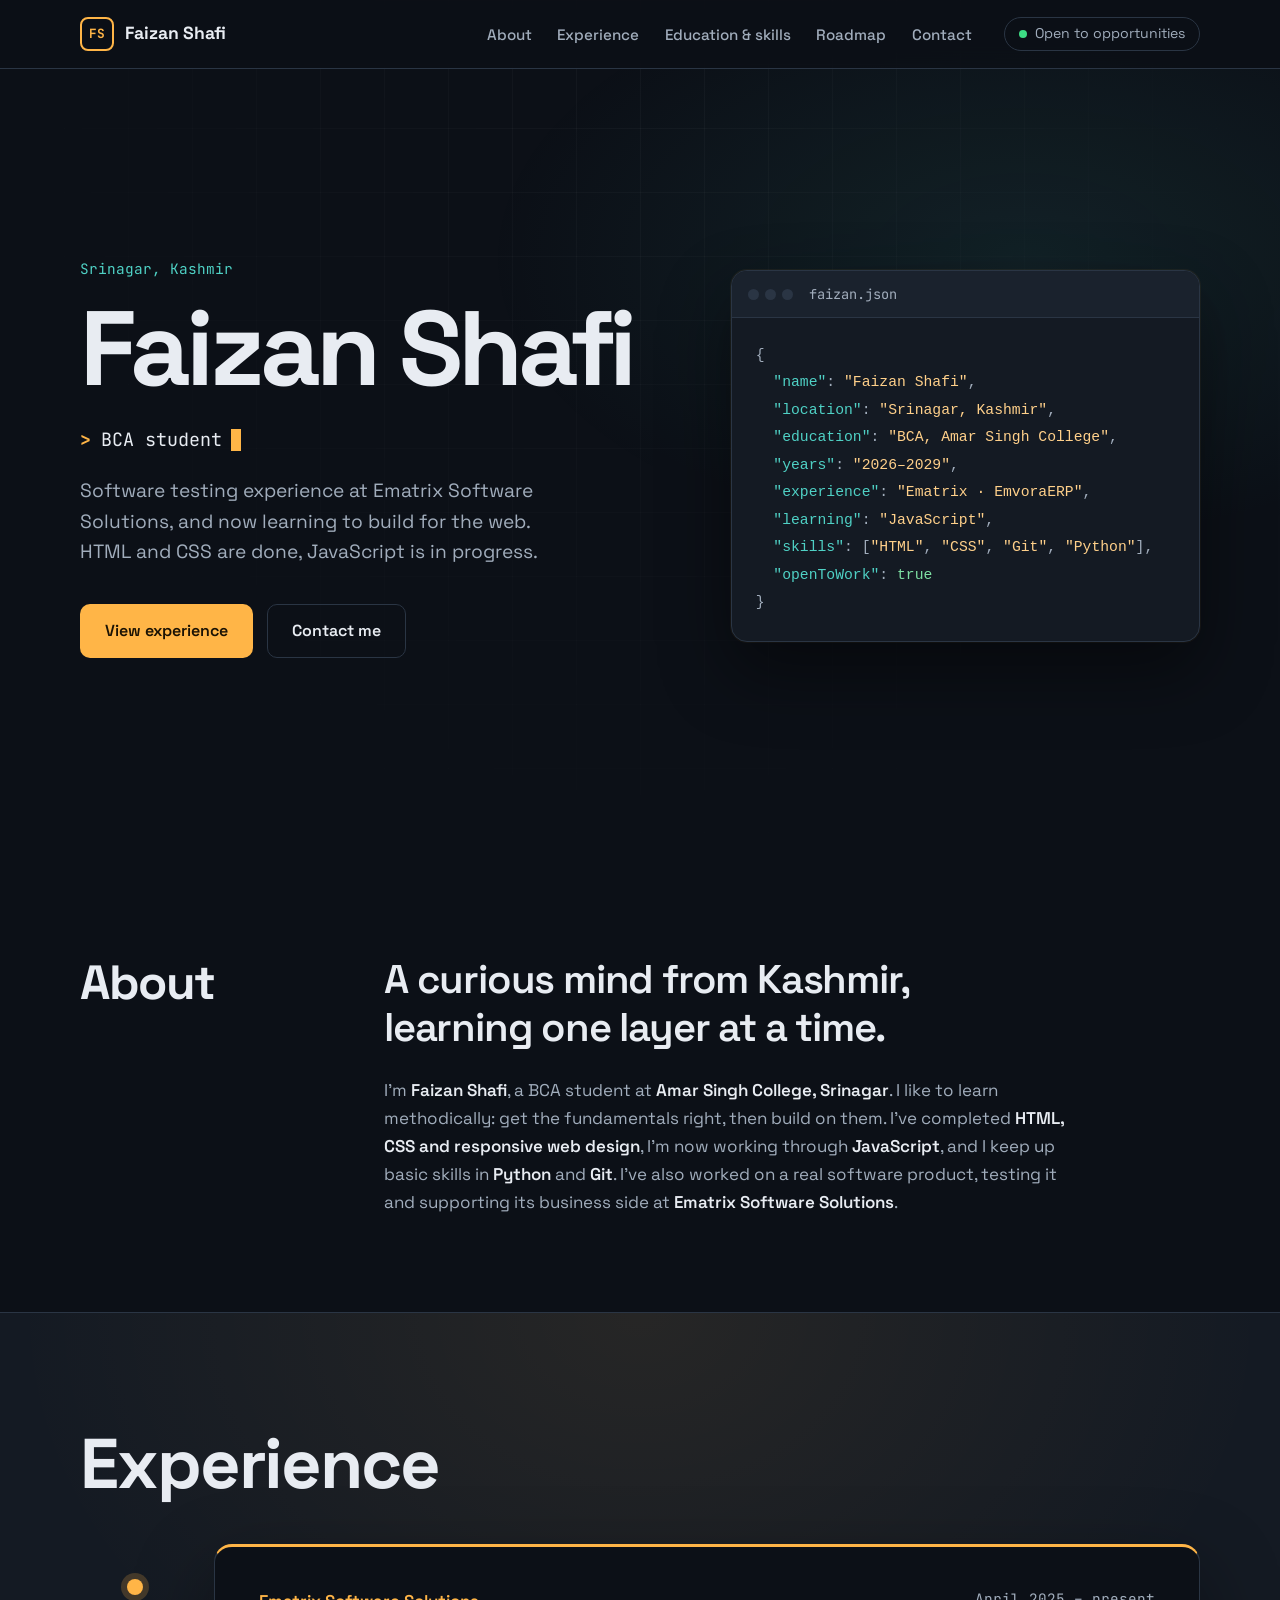
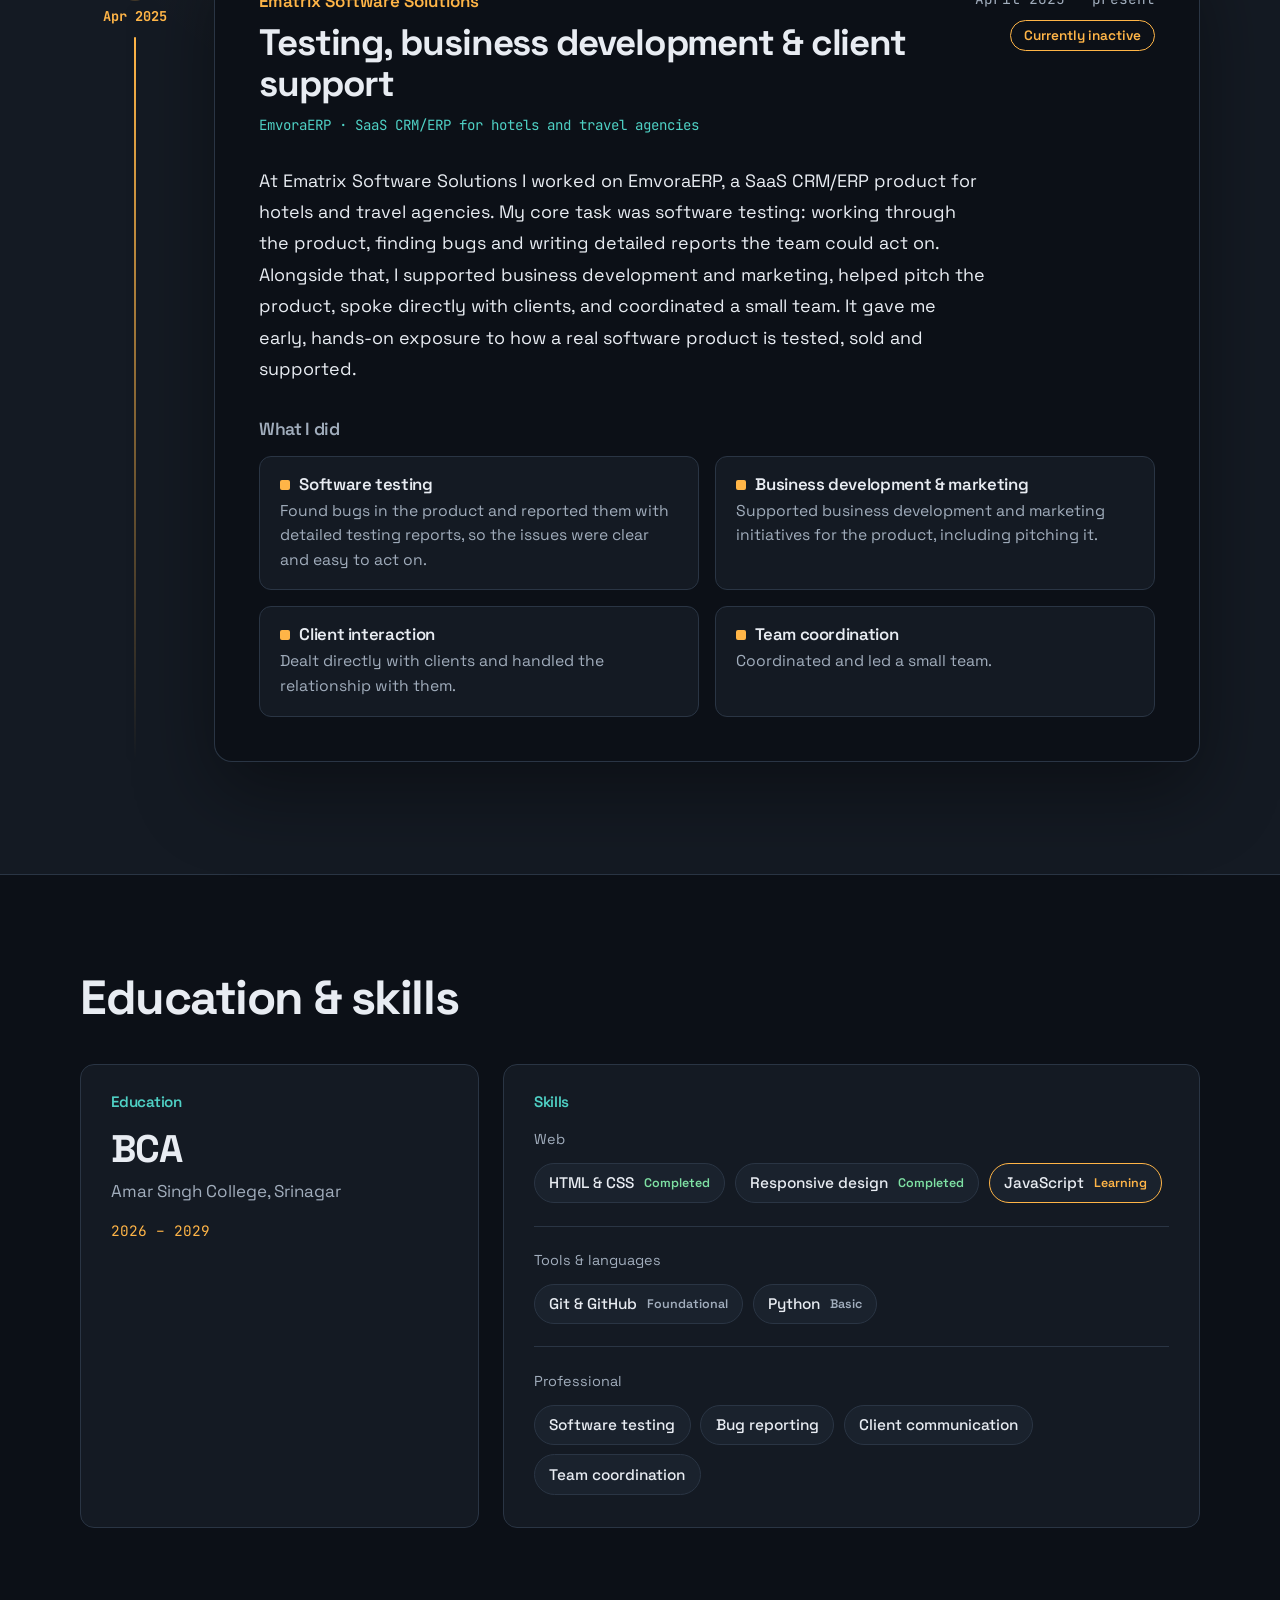
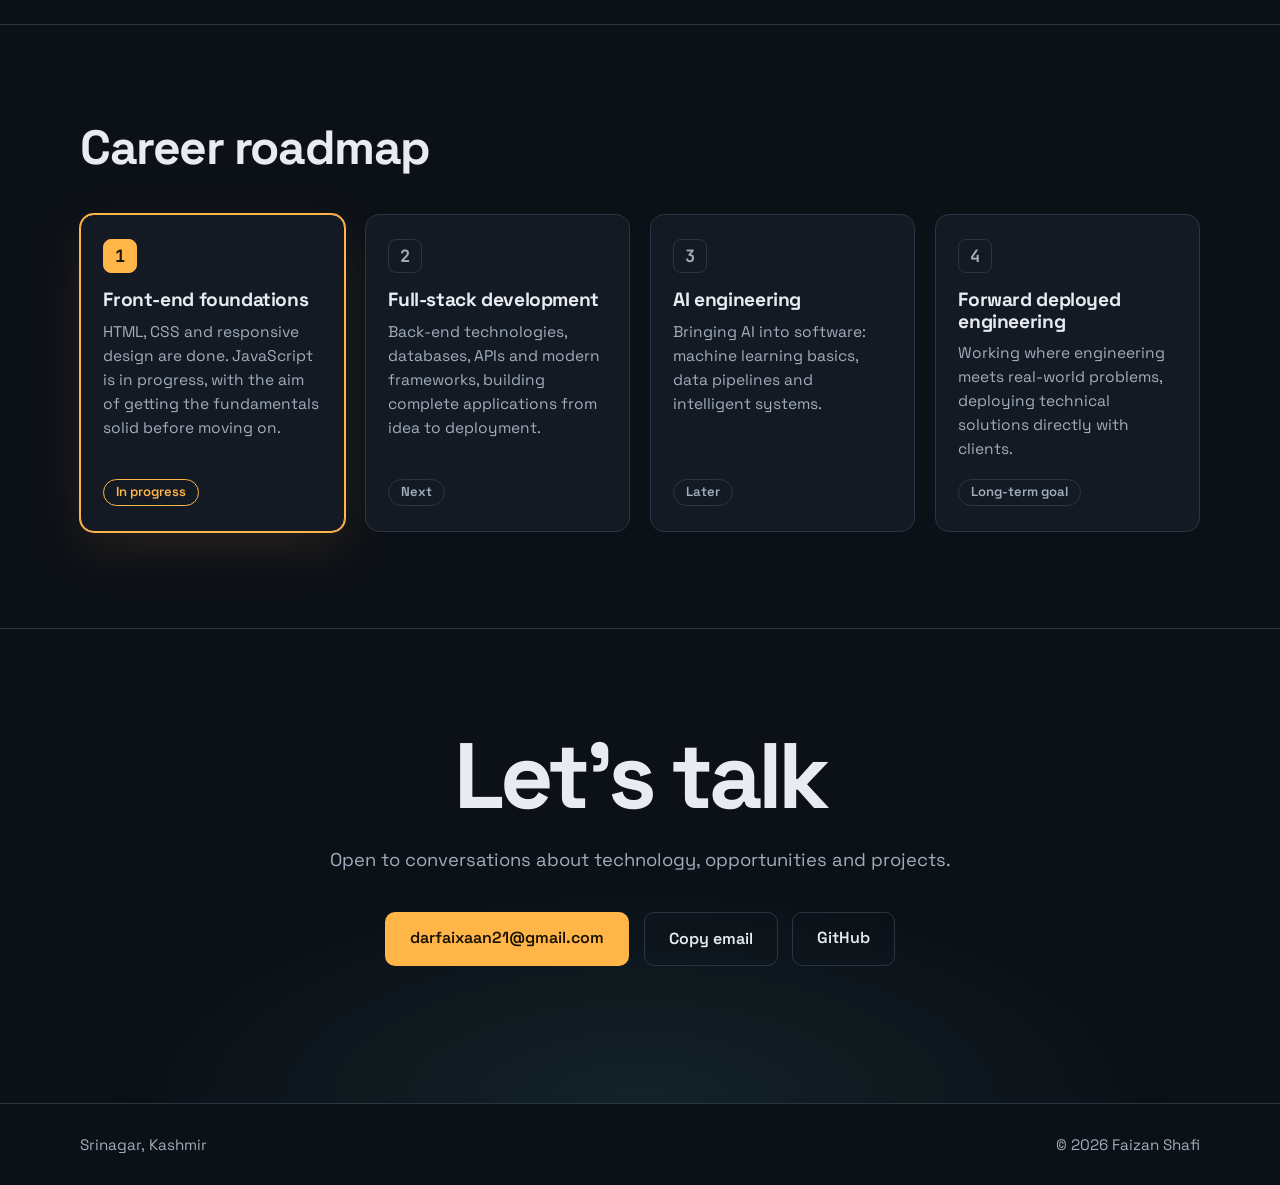
<file: v4/index.html>
<!DOCTYPE html>
<html lang="en">

<head>
    <meta charset="UTF-8">
    <meta name="viewport" content="width=device-width, initial-scale=1.0">
    <title>Faizan Shafi — BCA student, Srinagar</title>
    <meta name="description"
        content="Web resume of Faizan Shafi, a BCA student in Srinagar, Kashmir with software testing experience at Ematrix Software Solutions, learning front-end and full-stack web development.">
    <meta name="color-scheme" content="dark">
    <meta name="theme-color" content="#0c1017">
    <link rel="icon"
        href="data:image/svg+xml,%3Csvg xmlns='http://www.w3.org/2000/svg' viewBox='0 0 32 32'%3E%3Crect width='32' height='32' rx='7' fill='%230c1017'/%3E%3Crect x='1' y='1' width='30' height='30' rx='6' fill='none' stroke='%23ffb547' stroke-width='2'/%3E%3Ctext x='16' y='22' font-family='monospace' font-size='15' font-weight='700' text-anchor='middle' fill='%23ffb547'%3EFS%3C/text%3E%3C/svg%3E">

    <link rel="preconnect" href="https://fonts.googleapis.com">
    <link rel="preconnect" href="https://fonts.gstatic.com" crossorigin>
    <link rel="stylesheet"
        href="https://fonts.googleapis.com/css2?family=Space+Grotesk:wght@400;500;600;700&family=JetBrains+Mono:wght@400;500;700&display=swap">
    <link rel="stylesheet" href="style.css">
</head>

<body>
    <a class="skip-link" href="#main">Skip to content</a>

    <header class="site-header">
        <div class="progress" id="progress" aria-hidden="true"></div>
        <nav class="nav" aria-label="Main">
            <a class="nav-logo" href="#hero"><span class="logo-mark" aria-hidden="true">FS</span>Faizan Shafi</a>
            <ul class="nav-links">
                <li><a href="#about">About</a></li>
                <li><a href="#experience">Experience</a></li>
                <li><a href="#education">Education &amp; skills</a></li>
                <li><a href="#roadmap">Roadmap</a></li>
                <li><a href="#contact">Contact</a></li>
            </ul>
            <p class="nav-status"><span class="status-dot" aria-hidden="true"></span>Open to opportunities</p>
            <button class="menu-btn" id="menuBtn" type="button" aria-expanded="false" aria-controls="mobileMenu"
                aria-label="Open menu"><span></span><span></span><span></span></button>
        </nav>
        <div class="mobile-menu" id="mobileMenu" hidden>
            <ul>
                <li><a href="#about">About</a></li>
                <li><a href="#experience">Experience</a></li>
                <li><a href="#education">Education &amp; skills</a></li>
                <li><a href="#roadmap">Roadmap</a></li>
                <li><a href="#contact">Contact</a></li>
            </ul>
        </div>
    </header>

    <main id="main">
        <!-- Hero -->
        <section class="hero" id="hero" aria-labelledby="hero-title">
            <div class="container hero-grid">
                <div class="hero-copy">
                    <p class="hero-kicker mono">Srinagar, Kashmir</p>
                    <h1 class="hero-title" id="hero-title">Faizan Shafi</h1>
                    <p class="hero-typed mono" aria-label="Currently a BCA student learning JavaScript">
                        <span class="prompt" aria-hidden="true">&gt;</span>
                        <span id="typed" aria-hidden="true">BCA student</span><span class="caret"
                            aria-hidden="true"></span>
                    </p>
                    <p class="hero-lead">
                        Software testing experience at Ematrix Software Solutions, and now learning to build for the
                        web. HTML and CSS are done, JavaScript is in progress.
                    </p>
                    <div class="hero-actions">
                        <a class="btn btn-primary" href="#experience">View experience</a>
                        <a class="btn btn-outline" href="#contact">Contact me</a>
                    </div>
                </div>

                <figure class="code-card">
                    <figcaption class="code-bar">
                        <span class="lights" aria-hidden="true"><i></i><i></i><i></i></span>
                        <span class="mono">faizan.json</span>
                    </figcaption>
                    <pre class="code mono"><code><span class="p">{</span>
  <span class="k">"name"</span><span class="p">:</span> <span class="s">"Faizan Shafi"</span><span class="p">,</span>
  <span class="k">"location"</span><span class="p">:</span> <span class="s">"Srinagar, Kashmir"</span><span class="p">,</span>
  <span class="k">"education"</span><span class="p">:</span> <span class="s">"BCA, Amar Singh College"</span><span class="p">,</span>
  <span class="k">"years"</span><span class="p">:</span> <span class="s">"2026–2029"</span><span class="p">,</span>
  <span class="k">"experience"</span><span class="p">:</span> <span class="s">"Ematrix · EmvoraERP"</span><span class="p">,</span>
  <span class="k">"learning"</span><span class="p">:</span> <span class="s">"JavaScript"</span><span class="p">,</span>
  <span class="k">"skills"</span><span class="p">:</span> <span class="p">[</span><span class="s">"HTML"</span><span class="p">,</span> <span class="s">"CSS"</span><span class="p">,</span> <span class="s">"Git"</span><span class="p">,</span> <span class="s">"Python"</span><span class="p">],</span>
  <span class="k">"openToWork"</span><span class="p">:</span> <span class="b">true</span>
<span class="p">}</span></code></pre>
                </figure>
            </div>
        </section>

        <!-- About -->
        <section class="section" id="about" aria-labelledby="about-title">
            <div class="container split">
                <div class="split-head">
                    <h2 class="section-title" id="about-title">About</h2>
                </div>
                <div class="split-body reveal">
                    <p class="about-heading">A curious mind from Kashmir, learning one layer at a time.</p>
                    <p class="about-text">
                        I’m <strong>Faizan Shafi</strong>, a BCA student at <strong>Amar Singh College,
                            Srinagar</strong>. I like to learn methodically: get the fundamentals right, then build on
                        them. I’ve completed <strong>HTML, CSS and responsive web design</strong>, I’m now working
                        through <strong>JavaScript</strong>, and I keep up basic skills in <strong>Python</strong> and
                        <strong>Git</strong>. I’ve also worked on a real software product, testing it and
                        supporting its business side at <strong>Ematrix Software Solutions</strong>.
                    </p>
                </div>
            </div>
        </section>

        <!-- Experience -->
        <section class="section experience" id="experience" aria-labelledby="experience-title">
            <div class="container">
                <h2 class="section-title section-title-xl" id="experience-title">Experience</h2>

                <div class="job-wrap">
                    <div class="job-date" aria-hidden="true">
                        <span class="job-dot"></span>
                        <span class="job-year mono">Apr 2025</span>
                    </div>

                    <article class="job reveal">
                        <header class="job-head">
                            <div>
                                <p class="job-org">Ematrix Software Solutions</p>
                                <h3 class="job-title">Testing, business development &amp; client support</h3>
                                <p class="job-product mono">EmvoraERP · SaaS CRM/ERP for hotels and travel agencies</p>
                            </div>
                            <p class="job-meta">
                                <time class="mono">April 2025 – present</time>
                                <span class="badge">Currently inactive</span>
                            </p>
                        </header>

                        <p class="job-summary">
                            At Ematrix Software Solutions I worked on EmvoraERP, a SaaS CRM/ERP product for hotels and
                            travel agencies. My core task was software testing: working through the product, finding
                            bugs and writing detailed reports the team could act on. Alongside that, I supported
                            business development and marketing, helped pitch the product, spoke directly with
                            clients, and coordinated a small team. It gave me early, hands-on exposure to how a real
                            software product is tested, sold and supported.
                        </p>

                        <h4 class="job-sub">What I did</h4>
                        <ul class="duties">
                            <li>
                                <h5>Software testing</h5>
                                <p>Found bugs in the product and reported them with detailed testing reports, so the
                                    issues were clear and easy to act on.</p>
                            </li>
                            <li>
                                <h5>Business development &amp; marketing</h5>
                                <p>Supported business development and marketing initiatives for the product, including
                                    pitching it.</p>
                            </li>
                            <li>
                                <h5>Client interaction</h5>
                                <p>Dealt directly with clients and handled the relationship with them.</p>
                            </li>
                            <li>
                                <h5>Team coordination</h5>
                                <p>Coordinated and led a small team.</p>
                            </li>
                        </ul>
                    </article>
                </div>
            </div>
        </section>

        <!-- Education & skills -->
        <section class="section" id="education" aria-labelledby="education-title">
            <div class="container">
                <h2 class="section-title" id="education-title">Education &amp; skills</h2>

                <div class="edu-grid">
                    <article class="panel reveal">
                        <h3 class="panel-title">Education</h3>
                        <p class="edu-degree">BCA</p>
                        <p class="edu-school">Amar Singh College, Srinagar</p>
                        <p class="edu-years mono">2026 – 2029</p>
                    </article>

                    <article class="panel reveal">
                        <h3 class="panel-title">Skills</h3>
                        <dl class="skill-groups">
                            <div>
                                <dt>Web</dt>
                                <dd>
                                    <ul class="tags">
                                        <li class="tag done">HTML &amp; CSS <span>Completed</span></li>
                                        <li class="tag done">Responsive design <span>Completed</span></li>
                                        <li class="tag now">JavaScript <span>Learning</span></li>
                                    </ul>
                                </dd>
                            </div>
                            <div>
                                <dt>Tools &amp; languages</dt>
                                <dd>
                                    <ul class="tags">
                                        <li class="tag">Git &amp; GitHub <span>Foundational</span></li>
                                        <li class="tag">Python <span>Basic</span></li>
                                    </ul>
                                </dd>
                            </div>
                            <div>
                                <dt>Professional</dt>
                                <dd>
                                    <ul class="tags">
                                        <li class="tag">Software testing</li>
                                        <li class="tag">Bug reporting</li>
                                        <li class="tag">Client communication</li>
                                        <li class="tag">Team coordination</li>
                                    </ul>
                                </dd>
                            </div>
                        </dl>
                    </article>
                </div>
            </div>
        </section>

        <!-- Roadmap -->
        <section class="section roadmap" id="roadmap" aria-labelledby="roadmap-title">
            <div class="container">
                <h2 class="section-title" id="roadmap-title">Career roadmap</h2>
                <ol class="steps">
                    <li class="step is-current reveal">
                        <span class="step-num mono" aria-hidden="true">1</span>
                        <h3>Front-end foundations</h3>
                        <p>HTML, CSS and responsive design are done. JavaScript is in progress, with the aim of getting
                            the fundamentals solid before moving on.</p>
                        <span class="status">In progress</span>
                    </li>
                    <li class="step reveal">
                        <span class="step-num mono" aria-hidden="true">2</span>
                        <h3>Full-stack development</h3>
                        <p>Back-end technologies, databases, APIs and modern frameworks, building complete applications
                            from idea to deployment.</p>
                        <span class="status">Next</span>
                    </li>
                    <li class="step reveal">
                        <span class="step-num mono" aria-hidden="true">3</span>
                        <h3>AI engineering</h3>
                        <p>Bringing AI into software: machine learning basics, data pipelines and intelligent systems.
                        </p>
                        <span class="status">Later</span>
                    </li>
                    <li class="step reveal">
                        <span class="step-num mono" aria-hidden="true">4</span>
                        <h3>Forward deployed engineering</h3>
                        <p>Working where engineering meets real-world problems, deploying technical solutions directly
                            with clients.</p>
                        <span class="status">Long-term goal</span>
                    </li>
                </ol>
            </div>
        </section>

        <!-- Contact -->
        <section class="section contact" id="contact" aria-labelledby="contact-title">
            <div class="container contact-inner">
                <h2 class="contact-title" id="contact-title">Let’s talk</h2>
                <p class="contact-text">Open to conversations about technology, opportunities and projects.</p>
                <div class="contact-links">
                    <a class="btn btn-primary" href="mailto:darfaixaan21@gmail.com">darfaixaan21@gmail.com</a>
                    <button class="btn btn-outline" id="copyEmail" type="button">Copy email</button>
                    <a class="btn btn-outline" href="https://github.com/faizanshafi25" target="_blank"
                        rel="noopener noreferrer">GitHub</a>
                </div>
                <p class="copy-status mono" id="copyStatus" role="status" aria-live="polite"></p>
            </div>
        </section>
    </main>

    <footer class="site-footer">
        <div class="container footer-inner">
            <p>Srinagar, Kashmir</p>
            <p>© <span id="year">2026</span> Faizan Shafi</p>
        </div>
    </footer>

    <script src="script.js"></script>
</body>

</html>
</file>
<file: style.css>
@import url('https://fonts.googleapis.com/css2?family=Space+Grotesk:wght@300;400;500;600;700&family=Space+Mono:wght@400;700&family=Inter:wght@300;400;500&display=swap');

  * {
      margin: 0;
      padding: 0;
      box-sizing: border-box;
  }

  :root {
      --bg: #0a0a0f;
      --surface: #12121a;
      --border: rgba(255, 255, 255, 0.06);
      --text: #e8e8ed;
      --text-secondary: #6b6b7b;
      --accent: #4f46e5;
      --accent-glow: rgba(79, 70, 229, 0.15);
      --cyan: #22d3ee;
      --grid-color: rgba(255, 255, 255, 0.03);
  }

  html {
      scroll-behavior: smooth;
      scrollbar-width: thin;
      scrollbar-color: var(--accent) var(--bg);
  }

  body {
      background: var(--bg);
      color: var(--text);
      font-family: 'Space Grotesk', sans-serif;
      overflow-x: hidden;
      cursor: none;
  }

  /* Custom Cursor */
  .cursor {
      width: 20px;
      height: 20px;
      border: 1.5px solid var(--cyan);
      border-radius: 50%;
      position: fixed;
      pointer-events: none;
      z-index: 9999;
      transition: transform 0.15s ease, background 0.2s ease, border-color 0.2s ease;
      mix-blend-mode: difference;
  }

  .cursor-dot {
      width: 4px;
      height: 4px;
      background: var(--cyan);
      border-radius: 50%;
      position: fixed;
      pointer-events: none;
      z-index: 9999;
  }

  .cursor.hovering {
      transform: scale(2.5);
      background: rgba(34, 211, 238, 0.1);
      border-color: var(--accent);
  }

  /* Grid Background */
  .grid-bg {
      position: fixed;
      inset: 0;
      background-image:
          linear-gradient(var(--grid-color) 1px, transparent 1px),
          linear-gradient(90deg, var(--grid-color) 1px, transparent 1px);
      background-size: 80px 80px;
      z-index: 0;
      opacity: 0.8;
  }

  .grid-bg::after {
      content: '';
      position: absolute;
      inset: 0;
      background: radial-gradient(ellipse at 50% 0%, var(--accent-glow) 0%, transparent 60%);
  }

  /* Floating Architectural Lines */
  .arch-lines {
      position: fixed;
      inset: 0;
      z-index: 0;
      overflow: hidden;
      pointer-events: none;
  }

  .arch-line {
      position: absolute;
      background: linear-gradient(180deg, transparent, rgba(79, 70, 229, 0.08), transparent);
      width: 1px;
      animation: archFloat 20s ease-in-out infinite;
  }

  .arch-line:nth-child(1) {
      left: 15%;
      height: 100%;
      animation-delay: 0s;
  }

  .arch-line:nth-child(2) {
      left: 35%;
      height: 80%;
      top: 10%;
      animation-delay: -5s;
  }

  .arch-line:nth-child(3) {
      left: 65%;
      height: 90%;
      top: 5%;
      animation-delay: -10s;
  }

  .arch-line:nth-child(4) {
      left: 85%;
      height: 70%;
      top: 15%;
      animation-delay: -15s;
  }

  @keyframes archFloat {

      0%,
      100% {
          opacity: 0.3;
          transform: scaleY(1);
      }

      50% {
          opacity: 0.8;
          transform: scaleY(1.1);
      }
  }

  /* Navigation */
  nav {
      position: fixed;
      top: 0;
      left: 0;
      right: 0;
      z-index: 100;
      padding: 24px 48px;
      display: flex;
      justify-content: space-between;
      align-items: center;
      backdrop-filter: blur(20px);
      background: rgba(10, 10, 15, 0.6);
      border-bottom: 1px solid var(--border);
      transition: all 0.4s ease;
  }

  .nav-logo {
      font-family: 'Space Mono', monospace;
      font-size: 14px;
      letter-spacing: 3px;
      text-transform: uppercase;
      color: var(--cyan);
      position: relative;
  }

  .nav-logo::before {
      content: '//';
      color: var(--accent);
      margin-right: 8px;
      opacity: 0.6;
  }

  .nav-links {
      display: flex;
      gap: 40px;
      list-style: none;
  }

  .nav-links a {
      color: var(--text-secondary);
      text-decoration: none;
      font-size: 13px;
      letter-spacing: 2px;
      text-transform: uppercase;
      font-family: 'Space Mono', monospace;
      position: relative;
      transition: color 0.3s ease;
      padding-bottom: 4px;
  }

  .nav-links a::after {
      content: '';
      position: absolute;
      bottom: 0;
      left: 0;
      width: 0;
      height: 1px;
      background: var(--cyan);
      transition: width 0.4s cubic-bezier(0.25, 0.46, 0.45, 0.94);
  }

  .nav-links a:hover {
      color: var(--text);
  }

  .nav-links a:hover::after {
      width: 100%;
  }

  .nav-status {
      display: flex;
      align-items: center;
      gap: 8px;
      font-size: 11px;
      color: var(--text-secondary);
      font-family: 'Space Mono', monospace;
      letter-spacing: 1px;
  }

  .status-dot {
      width: 6px;
      height: 6px;
      background: #22c55e;
      border-radius: 50%;
      animation: pulse 2s ease-in-out infinite;
  }

  @keyframes pulse {

      0%,
      100% {
          opacity: 1;
          box-shadow: 0 0 0 0 rgba(34, 197, 94, 0.4);
      }

      50% {
          opacity: 0.7;
          box-shadow: 0 0 0 6px rgba(34, 197, 94, 0);
      }
  }

  /* Hero Section */
  .hero {
      position: relative;
      z-index: 1;
      min-height: 100vh;
      display: flex;
      align-items: center;
      padding: 140px 80px 80px;
  }

  .hero-content {
      max-width: 1400px;
      margin: 0 auto;
      width: 100%;
      display: grid;
      grid-template-columns: 1fr 1fr;
      gap: 80px;
      align-items: center;
  }

  .hero-left {
      position: relative;
  }

  .hero-label {
      font-family: 'Space Mono', monospace;
      font-size: 11px;
      letter-spacing: 4px;
      text-transform: uppercase;
      color: var(--accent);
      margin-bottom: 32px;
      opacity: 0;
      transform: translateY(20px);
      animation: fadeUp 0.8s ease forwards 0.3s;
      display: flex;
      align-items: center;
      gap: 12px;
  }

  .hero-label::before {
      content: '';
      width: 40px;
      height: 1px;
      background: var(--accent);
  }

  .hero-title {
      font-size: clamp(48px, 6vw, 88px);
      font-weight: 700;
      line-height: 1.05;
      letter-spacing: -2px;
      margin-bottom: 24px;
      opacity: 0;
      transform: translateY(30px);
      animation: fadeUp 0.8s ease forwards 0.5s;
  }

  .hero-title .line {
      display: block;
      overflow: hidden;
  }

  .hero-title .highlight {
      color: transparent;
      -webkit-text-stroke: 1.5px var(--cyan);
      position: relative;
      display: inline-block;
      transition: all 0.4s ease;
  }

  .hero-title .highlight:hover {
      color: var(--cyan);
      -webkit-text-stroke: 0;
      text-shadow: 0 0 40px rgba(34, 211, 238, 0.3);
  }

  .hero-subtitle {
      font-size: 18px;
      color: var(--text-secondary);
      line-height: 1.7;
      max-width: 480px;
      margin-bottom: 48px;
      font-weight: 300;
      opacity: 0;
      transform: translateY(20px);
      animation: fadeUp 0.8s ease forwards 0.7s;
  }

  .hero-actions {
      display: flex;
      gap: 20px;
      opacity: 0;
      transform: translateY(20px);
      animation: fadeUp 0.8s ease forwards 0.9s;
  }

  .btn-primary {
      padding: 16px 36px;
      background: var(--accent);
      color: white;
      border: none;
      font-family: 'Space Mono', monospace;
      font-size: 12px;
      letter-spacing: 2px;
      text-transform: uppercase;
      cursor: none;
      position: relative;
      overflow: hidden;
      transition: all 0.4s ease;
      clip-path: polygon(0 0, calc(100% - 12px) 0, 100% 12px, 100% 100%, 12px 100%, 0 calc(100% - 12px));
  }

  .btn-primary:hover {
      background: #6366f1;
      transform: translateY(-2px);
      box-shadow: 0 10px 40px rgba(79, 70, 229, 0.3);
  }

  .btn-outline {
      padding: 16px 36px;
      background: transparent;
      color: var(--text);
      border: 1px solid var(--border);
      font-family: 'Space Mono', monospace;
      font-size: 12px;
      letter-spacing: 2px;
      text-transform: uppercase;
      cursor: none;
      transition: all 0.4s ease;
  }

  .btn-outline:hover {
      border-color: var(--cyan);
      color: var(--cyan);
      box-shadow: inset 0 0 30px rgba(34, 211, 238, 0.05);
  }

  /* Hero Right — Blueprint Visualization */
  .hero-right {
      position: relative;
      opacity: 0;
      transform: translateX(40px);
      animation: fadeLeft 1s ease forwards 1s;
  }

  .blueprint-container {
      position: relative;
      width: 100%;
      aspect-ratio: 1;
      max-width: 500px;
      margin-left: auto;
  }

  .blueprint-ring {
      position: absolute;
      border: 1px solid var(--border);
      border-radius: 50%;
      animation: rotate 30s linear infinite;
  }

  .blueprint-ring:nth-child(1) {
      inset: 0;
      border-color: rgba(79, 70, 229, 0.15);
  }

  .blueprint-ring:nth-child(2) {
      inset: 15%;
      border-color: rgba(34, 211, 238, 0.1);
      animation-direction: reverse;
      animation-duration: 25s;
  }

  .blueprint-ring:nth-child(3) {
      inset: 30%;
      border-color: rgba(79, 70, 229, 0.1);
      animation-duration: 20s;
  }

  @keyframes rotate {
      to {
          transform: rotate(360deg);
      }
  }

  .blueprint-node {
      position: absolute;
      width: 10px;
      height: 10px;
      background: var(--accent);
      border-radius: 50%;
      animation: nodeGlow 3s ease-in-out infinite;
  }

  .blueprint-node::after {
      content: '';
      position: absolute;
      inset: -4px;
      border: 1px solid var(--accent);
      border-radius: 50%;
      opacity: 0.3;
      animation: nodePulse 3s ease-in-out infinite;
  }

  .blueprint-node:nth-child(4) {
      top: 0;
      left: 50%;
      transform: translateX(-50%);
  }

  .blueprint-node:nth-child(5) {
      top: 50%;
      right: 0;
      transform: translateY(-50%);
      animation-delay: -1s;
  }

  .blueprint-node:nth-child(6) {
      bottom: 0;
      left: 50%;
      transform: translateX(-50%);
      animation-delay: -2s;
      background: var(--cyan);
  }

  .blueprint-node:nth-child(7) {
      top: 50%;
      left: 0;
      transform: translateY(-50%);
      animation-delay: -0.5s;
  }

  @keyframes nodeGlow {

      0%,
      100% {
          box-shadow: 0 0 10px rgba(79, 70, 229, 0.3);
      }

      50% {
          box-shadow: 0 0 25px rgba(79, 70, 229, 0.6);
      }
  }

  @keyframes nodePulse {

      0%,
      100% {
          transform: scale(1);
          opacity: 0.3;
      }

      50% {
          transform: scale(2);
          opacity: 0;
      }
  }

  .blueprint-center {
      position: absolute;
      inset: 38%;
      display: flex;
      align-items: center;
      justify-content: center;
      flex-direction: column;
      text-align: center;
  }

  .blueprint-center-icon {
      font-size: 36px;
      margin-bottom: 12px;
      color: var(--cyan);
      filter: drop-shadow(0 0 20px rgba(34, 211, 238, 0.3));
  }

  .blueprint-center span {
      font-family: 'Space Mono', monospace;
      font-size: 10px;
      letter-spacing: 3px;
      text-transform: uppercase;
      color: var(--text-secondary);
  }

  /* Connecting Lines */
  .blueprint-line {
      position: absolute;
      background: linear-gradient(90deg, transparent, rgba(79, 70, 229, 0.2), transparent);
      height: 1px;
  }

  .blueprint-line:nth-child(8) {
      top: 50%;
      left: 0;
      right: 0;
  }

  .blueprint-line:nth-child(9) {
      top: 0;
      bottom: 0;
      left: 50%;
      width: 1px;
      height: 100%;
      background: linear-gradient(180deg, transparent, rgba(79, 70, 229, 0.2), transparent);
  }

  /* Stats Section */
  .stats-section {
      position: relative;
      z-index: 1;
      padding: 60px 80px;
      border-top: 1px solid var(--border);
      border-bottom: 1px solid var(--border);
  }

  .stats-grid {
      max-width: 1400px;
      margin: 0 auto;
      display: grid;
      grid-template-columns: repeat(4, 1fr);
      gap: 0;
  }

  .stat-item {
      padding: 40px;
      border-right: 1px solid var(--border);
      text-align: center;
      position: relative;
      transition: all 0.4s ease;
      opacity: 0;
      transform: translateY(20px);
  }

  .stat-item.visible {
      opacity: 1;
      transform: translateY(0);
  }

  .stat-item:last-child {
      border-right: none;
  }

  .stat-item:hover {
      background: rgba(79, 70, 229, 0.03);
  }

  .stat-number {
      font-size: 48px;
      font-weight: 700;
      color: var(--cyan);
      font-family: 'Space Mono', monospace;
      line-height: 1;
      margin-bottom: 8px;
  }

  .stat-label {
      font-size: 12px;
      letter-spacing: 2px;
      text-transform: uppercase;
      color: var(--text-secondary);
      font-family: 'Space Mono', monospace;
  }

  /* About Preview */
  .about-preview {
      position: relative;
      z-index: 1;
      padding: 160px 80px;
  }

  .about-container {
      max-width: 1400px;
      margin: 0 auto;
      display: grid;
      grid-template-columns: 300px 1fr;
      gap: 120px;
      align-items: start;
  }

  .section-marker {
      position: sticky;
      top: 140px;
      font-family: 'Space Mono', monospace;
  }

  .section-number {
      font-size: 72px;
      font-weight: 700;
      color: rgba(79, 70, 229, 0.15);
      line-height: 1;
      margin-bottom: 16px;
  }

  .section-label {
      font-size: 11px;
      letter-spacing: 4px;
      text-transform: uppercase;
      color: var(--accent);
      display: flex;
      align-items: center;
      gap: 12px;
  }

  .section-label::after {
      content: '';
      flex: 1;
      height: 1px;
      background: var(--accent);
      opacity: 0.3;
  }

  .about-content h2 {
      font-size: 42px;
      font-weight: 600;
      line-height: 1.3;
      margin-bottom: 40px;
      letter-spacing: -1px;
      opacity: 0;
      transform: translateY(30px);
  }

  .about-content h2.visible {
      opacity: 1;
      transform: translateY(0);
      transition: all 0.8s ease;
  }

  .about-text {
      font-size: 17px;
      line-height: 1.8;
      color: var(--text-secondary);
      max-width: 600px;
      margin-bottom: 48px;
      opacity: 0;
      transform: translateY(20px);
  }

  .about-text.visible {
      opacity: 1;
      transform: translateY(0);
      transition: all 0.8s ease 0.2s;
  }

  .about-text span {
      color: var(--text);
      font-weight: 500;
  }

  /* Tech Stack Visual */
  .tech-stack {
      display: flex;
      flex-wrap: wrap;
      gap: 12px;
      opacity: 0;
      transform: translateY(20px);
  }

  .tech-stack.visible {
      opacity: 1;
      transform: translateY(0);
      transition: all 0.8s ease 0.4s;
  }

  .tech-tag {
      padding: 10px 20px;
      border: 1px solid var(--border);
      font-family: 'Space Mono', monospace;
      font-size: 12px;
      letter-spacing: 1px;
      color: var(--text-secondary);
      position: relative;
      overflow: hidden;
      transition: all 0.4s ease;
      clip-path: polygon(0 0, calc(100% - 8px) 0, 100% 8px, 100% 100%, 8px 100%, 0 calc(100% - 8px));
  }

  .tech-tag::before {
      content: '';
      position: absolute;
      inset: 0;
      background: linear-gradient(135deg, var(--accent-glow), transparent);
      opacity: 0;
      transition: opacity 0.4s ease;
  }

  .tech-tag:hover {
      border-color: var(--accent);
      color: var(--text);
  }

  .tech-tag:hover::before {
      opacity: 1;
  }

  .tech-tag .level {
      font-size: 9px;
      color: var(--cyan);
      display: block;
      margin-top: 4px;
      opacity: 0.7;
  }

  /* Experience Section */
  .experience-section {
      position: relative;
      z-index: 1;
      padding: 120px 80px;
      border-top: 1px solid var(--border);
  }

  .exp-container {
      max-width: 1400px;
      margin: 0 auto;
      display: grid;
      grid-template-columns: 300px 1fr;
      gap: 120px;
      align-items: start;
  }

  .exp-card {
      background: var(--surface);
      border: 1px solid var(--border);
      padding: 48px;
      position: relative;
      overflow: hidden;
      transition: all 0.5s ease;
      opacity: 0;
      transform: translateY(30px);
  }

  .exp-card.visible {
      opacity: 1;
      transform: translateY(0);
      transition: all 0.8s ease;
  }

  .exp-card::before {
      content: '';
      position: absolute;
      top: 0;
      left: 0;
      right: 0;
      height: 2px;
      background: linear-gradient(90deg, var(--accent), var(--cyan));
  }

  .exp-card:hover {
      border-color: rgba(79, 70, 229, 0.3);
      box-shadow: 0 20px 60px rgba(0, 0, 0, 0.3);
      transform: translateY(-4px);
  }

  .exp-company {
      font-size: 24px;
      font-weight: 600;
      margin-bottom: 8px;
  }

  .exp-product {
      font-family: 'Space Mono', monospace;
      font-size: 13px;
      color: var(--cyan);
      margin-bottom: 6px;
      letter-spacing: 1px;
  }

  .exp-period {
      font-family: 'Space Mono', monospace;
      font-size: 12px;
      color: var(--text-secondary);
      margin-bottom: 32px;
      display: flex;
      align-items: center;
      gap: 8px;
  }

  .exp-period .active {
      color: #22c55e;
      font-size: 10px;
      padding: 2px 8px;
      border: 1px solid rgba(34, 197, 94, 0.3);
      border-radius: 2px;
  }

  .exp-responsibilities {
      list-style: none;
      display: flex;
      flex-direction: column;
      gap: 16px;
  }

  .exp-responsibilities li {
      font-size: 14px;
      color: var(--text-secondary);
      padding-left: 24px;
      position: relative;
      line-height: 1.6;
  }

  .exp-responsibilities li::before {
      content: '▸';
      position: absolute;
      left: 0;
      color: var(--accent);
  }

  /* Roadmap Section */
  .roadmap-section {
      position: relative;
      z-index: 1;
      padding: 120px 80px;
      border-top: 1px solid var(--border);
  }

  .roadmap-container {
      max-width: 1400px;
      margin: 0 auto;
      display: grid;
      grid-template-columns: 300px 1fr;
      gap: 120px;
      align-items: start;
  }

  .roadmap-track {
      position: relative;
      display: flex;
      flex-direction: column;
      gap: 0;
  }

  .roadmap-track::before {
      content: '';
      position: absolute;
      left: 20px;
      top: 0;
      bottom: 0;
      width: 1px;
      background: linear-gradient(180deg, var(--accent), var(--cyan), var(--accent));
      opacity: 0.3;
  }

  .roadmap-item {
      display: flex;
      gap: 40px;
      align-items: flex-start;
      padding: 40px 0;
      position: relative;
      opacity: 0;
      transform: translateX(-20px);
  }

  .roadmap-item.visible {
      opacity: 1;
      transform: translateX(0);
      transition: all 0.8s ease;
  }

  .roadmap-marker {
      width: 40px;
      height: 40px;
      min-width: 40px;
      border: 2px solid var(--accent);
      display: flex;
      align-items: center;
      justify-content: center;
      font-family: 'Space Mono', monospace;
      font-size: 11px;
      color: var(--accent);
      background: var(--bg);
      position: relative;
      z-index: 1;
      transition: all 0.4s ease;
  }

  .roadmap-item:hover .roadmap-marker {
      background: var(--accent);
      color: white;
      box-shadow: 0 0 30px rgba(79, 70, 229, 0.4);
  }

  .roadmap-item.current .roadmap-marker {
      border-color: var(--cyan);
      color: var(--cyan);
      box-shadow: 0 0 20px rgba(34, 211, 238, 0.2);
  }

  .roadmap-info h3 {
      font-size: 20px;
      font-weight: 600;
      margin-bottom: 8px;
  }

  .roadmap-info p {
      font-size: 14px;
      color: var(--text-secondary);
      line-height: 1.7;
  }

  .roadmap-info .status {
      font-family: 'Space Mono', monospace;
      font-size: 10px;
      letter-spacing: 2px;
      text-transform: uppercase;
      margin-top: 12px;
      display: inline-block;
      padding: 4px 12px;
      border: 1px solid var(--border);
  }

  .roadmap-info .status.active {
      border-color: var(--cyan);
      color: var(--cyan);
  }

  .roadmap-info .status.next {
      border-color: var(--accent);
      color: var(--accent);
  }

  /* Contact Section */
  .contact-section {
      position: relative;
      z-index: 1;
      padding: 160px 80px;
      border-top: 1px solid var(--border);
      text-align: center;
  }

  .contact-container {
      max-width: 800px;
      margin: 0 auto;
  }

  .contact-heading {
      font-size: clamp(36px, 5vw, 64px);
      font-weight: 700;
      letter-spacing: -2px;
      margin-bottom: 24px;
      opacity: 0;
      transform: translateY(30px);
  }

  .contact-heading.visible {
      opacity: 1;
      transform: translateY(0);
      transition: all 0.8s ease;
  }

  .contact-heading .outline-text {
      color: transparent;
      -webkit-text-stroke: 1px var(--text);
  }

  .contact-sub {
      color: var(--text-secondary);
      font-size: 16px;
      line-height: 1.7;
      margin-bottom: 48px;
      opacity: 0;
  }

  .contact-sub.visible {
      opacity: 1;
      transition: all 0.8s ease 0.2s;
  }

  .contact-link {
      display: inline-flex;
      align-items: center;
      gap: 16px;
      font-size: 20px;
      color: var(--cyan);
      text-decoration: none;
      font-family: 'Space Mono', monospace;
      letter-spacing: 1px;
      padding: 20px 0;
      border-bottom: 1px solid var(--border);
      transition: all 0.4s ease;
      width: 100%;
      justify-content: center;
      opacity: 0;
      transform: translateY(20px);
  }

  .contact-link.visible {
      opacity: 1;
      transform: translateY(0);
      transition: all 0.6s ease;
  }

  .contact-link:hover {
      color: var(--accent);
      border-bottom-color: var(--accent);
      letter-spacing: 3px;
  }

  .contact-link .arrow {
      transition: transform 0.3s ease;
  }

  .contact-link:hover .arrow {
      transform: translateX(8px);
  }

  /* Footer */
  footer {
      position: relative;
      z-index: 1;
      padding: 40px 80px;
      border-top: 1px solid var(--border);
      display: flex;
      justify-content: space-between;
      align-items: center;
      font-family: 'Space Mono', monospace;
      font-size: 11px;
      color: var(--text-secondary);
      letter-spacing: 1px;
  }

  .footer-coords {
      display: flex;
      align-items: center;
      gap: 8px;
  }

  .footer-coords::before {
      content: '◉';
      color: var(--accent);
      font-size: 8px;
  }

  /* Scroll Progress */
  .scroll-progress {
      position: fixed;
      top: 0;
      left: 0;
      height: 2px;
      background: linear-gradient(90deg, var(--accent), var(--cyan));
      z-index: 200;
      transition: width 0.1s linear;
  }

  /* Page Coordinates */
  .page-coords {
      position: fixed;
      bottom: 40px;
      left: 48px;
      z-index: 50;
      font-family: 'Space Mono', monospace;
      font-size: 10px;
      color: var(--text-secondary);
      letter-spacing: 2px;
      writing-mode: vertical-rl;
      opacity: 0.4;
  }

  .side-nav {
      position: fixed;
      right: 48px;
      top: 50%;
      transform: translateY(-50%);
      z-index: 50;
      display: flex;
      flex-direction: column;
      gap: 16px;
  }

  .side-nav-dot {
      width: 8px;
      height: 8px;
      border: 1px solid var(--text-secondary);
      border-radius: 50%;
      cursor: none;
      transition: all 0.3s ease;
      position: relative;
  }

  .side-nav-dot.active {
      background: var(--cyan);
      border-color: var(--cyan);
      box-shadow: 0 0 10px rgba(34, 211, 238, 0.4);
  }

  .side-nav-dot:hover {
      border-color: var(--cyan);
      transform: scale(1.5);
  }

  .side-nav-dot .tooltip {
      position: absolute;
      right: 24px;
      top: 50%;
      transform: translateY(-50%);
      background: var(--surface);
      border: 1px solid var(--border);
      padding: 6px 12px;
      font-family: 'Space Mono', monospace;
      font-size: 10px;
      letter-spacing: 1px;
      text-transform: uppercase;
      color: var(--text-secondary);
      white-space: nowrap;
      opacity: 0;
      pointer-events: none;
      transition: all 0.3s ease;
  }

  .side-nav-dot:hover .tooltip {
      opacity: 1;
      right: 28px;
  }

  /* Animations */
  @keyframes fadeUp {
      to {
          opacity: 1;
          transform: translateY(0);
      }
  }

  @keyframes fadeLeft {
      to {
          opacity: 1;
          transform: translateX(0);
      }
  }

  /* Mobile Styles */
  .mobile-menu-btn {
      display: none;
      flex-direction: column;
      gap: 5px;
      background: none;
      border: none;
      cursor: none;
      padding: 8px;
  }

  .mobile-menu-btn span {
      width: 24px;
      height: 1px;
      background: var(--text);
      transition: all 0.3s ease;
  }

  @media (max-width: 1024px) {
      .hero {
          padding: 120px 40px 60px;
      }

      .hero-content {
          grid-template-columns: 1fr;
          gap: 60px;
      }

      .hero-right {
          display: none;
      }

      .about-container,
      .exp-container,
      .roadmap-container {
          grid-template-columns: 1fr;
          gap: 40px;
      }

      .section-marker {
          position: relative;
          top: 0;
      }

      .stats-grid {
          grid-template-columns: repeat(2, 1fr);
      }

      .stat-item {
          border-bottom: 1px solid var(--border);
      }

      .side-nav {
          display: none;
      }

      .page-coords {
          display: none;
      }
  }

  @media (max-width: 768px) {
      nav {
          padding: 16px 24px;
      }

      .nav-links {
          display: none;
      }

      .nav-status {
          display: none;
      }

      .mobile-menu-btn {
          display: flex;
      }

      .hero {
          padding: 100px 24px 60px;
      }

      .hero-title {
          letter-spacing: -1px;
      }

      .stats-grid {
          grid-template-columns: 1fr 1fr;
      }

      .about-preview,
      .experience-section,
      .roadmap-section,
      .contact-section {
          padding: 80px 24px;
      }

      .stats-section {
          padding: 40px 24px;
      }

      footer {
          padding: 30px 24px;
          flex-direction: column;
          gap: 16px;
      }

      .exp-card {
          padding: 32px 24px;
      }

      .roadmap-item {
          gap: 20px;
      }

      .contact-link {
          font-size: 14px;
      }
  }

  @media (max-width: 480px) {
      .stats-grid {
          grid-template-columns: 1fr;
      }

      .stat-item {
          border-right: none;
      }
  }

  /* Mobile Menu Overlay */
  .mobile-menu {
      position: fixed;
      inset: 0;
      background: rgba(10, 10, 15, 0.97);
      backdrop-filter: blur(30px);
      z-index: 99;
      display: flex;
      align-items: center;
      justify-content: center;
      opacity: 0;
      pointer-events: none;
      transition: opacity 0.4s ease;
  }

  .mobile-menu.active {
      opacity: 1;
      pointer-events: all;
  }

  .mobile-menu-links {
      list-style: none;
      text-align: center;
      display: flex;
      flex-direction: column;
      gap: 32px;
  }

  .mobile-menu-links a {
      color: var(--text);
      text-decoration: none;
      font-size: 32px;
      font-weight: 600;
      letter-spacing: -1px;
      transition: color 0.3s ease;
  }

  .mobile-menu-links a:hover {
      color: var(--cyan);
  }

  /* Loading Screen */
  .loader {
      position: fixed;
      inset: 0;
      background: var(--bg);
      z-index: 10000;
      display: flex;
      align-items: center;
      justify-content: center;
      flex-direction: column;
      gap: 24px;
      transition: opacity 0.6s ease, visibility 0.6s ease;
  }

  .loader.hidden {
      opacity: 0;
      visibility: hidden;
  }

  .loader-text {
      font-family: 'Space Mono', monospace;
      font-size: 12px;
      letter-spacing: 6px;
      text-transform: uppercase;
      color: var(--text-secondary);
      animation: loaderPulse 1.5s ease-in-out infinite;
  }

  .loader-bar {
      width: 200px;
      height: 1px;
      background: var(--border);
      position: relative;
      overflow: hidden;
  }

  .loader-bar::after {
      content: '';
      position: absolute;
      left: 0;
      top: 0;
      bottom: 0;
      width: 0;
      background: linear-gradient(90deg, var(--accent), var(--cyan));
      animation: loaderFill 2s ease forwards;
  }

  @keyframes loaderFill {
      to {
          width: 100%;
      }
  }

  @keyframes loaderPulse {

      0%,
      100% {
          opacity: 1;
      }

      50% {
          opacity: 0.4;
      }
  }
</file>
<file: v2/style.css>
/* ==========================================================================
   Faizan Shafi — portfolio
   Palette: Dal Lake teal + Kashmiri saffron on a cool paper background.
   Light by default, dark when the visitor's system is set to dark.
   ========================================================================== */

:root {
    --bg: #f5f7f6;
    --surface: #ffffff;
    --ink: #10222b;
    --muted: #4f616b;
    --line: #d9e1e3;
    --primary: #0e5a66;
    --primary-hover: #0a4852;
    --on-primary: #ffffff;
    --saffron: #f2b53a;
    --saffron-soft: #fbefd0;

    --band: #0b3f49;
    --on-band: #e6f1f2;
    --on-band-muted: #a9c6ca;
    --card: #ffffff;
    --card-ink: #10222b;
    --card-muted: #3f525c;
    --chip-bg: #e7f0f1;
    --chip-ink: #0b3f49;

    --font-display: 'Bricolage Grotesque', 'Segoe UI', system-ui, sans-serif;
    --font-body: 'Source Sans 3', 'Segoe UI', system-ui, sans-serif;

    --radius: 10px;
    --header-h: 68px;
}

@media (prefers-color-scheme: dark) {
    :root {
        --bg: #0c1519;
        --surface: #132127;
        --ink: #e7eef0;
        --muted: #9db0b8;
        --line: #243840;
        --primary: #5cc1cc;
        --primary-hover: #7fd3dc;
        --on-primary: #06242a;
        --saffron-soft: #3a2f12;

        --band: #0f2d35;
        --on-band: #e6f1f2;
        --on-band-muted: #9db8bd;
        --card: #16292f;
        --card-ink: #e7eef0;
        --card-muted: #a9bec5;
        --chip-bg: #1f3a42;
        --chip-ink: #bfe6ea;
    }
}

/* ---------- Base ---------- */

*,
*::before,
*::after {
    box-sizing: border-box;
    margin: 0;
    padding: 0;
}

html {
    scroll-behavior: smooth;
    scroll-padding-top: calc(var(--header-h) + 16px);
    -webkit-text-size-adjust: 100%;
}

body {
    background: var(--bg);
    color: var(--ink);
    font-family: var(--font-body);
    font-size: 1.0625rem;
    line-height: 1.65;
    -webkit-font-smoothing: antialiased;
    overflow-x: hidden;
}

h1,
h2,
h3,
h4 {
    font-family: var(--font-display);
    line-height: 1.15;
    letter-spacing: -0.02em;
}

ul,
ol {
    list-style: none;
}

a {
    color: inherit;
}

:focus-visible {
    outline: 3px solid var(--saffron);
    outline-offset: 3px;
    border-radius: 4px;
}

.container {
    width: min(1120px, 100% - 3rem);
    margin-inline: auto;
}

.skip-link {
    position: absolute;
    left: 1rem;
    top: -4rem;
    z-index: 200;
    padding: 0.6rem 1rem;
    background: var(--primary);
    color: var(--on-primary);
    border-radius: var(--radius);
    text-decoration: none;
    transition: top 0.2s;
}

.skip-link:focus {
    top: 1rem;
}

/* ---------- Header / navigation ---------- */

.site-header {
    position: fixed;
    inset: 0 0 auto 0;
    z-index: 100;
    background: color-mix(in srgb, var(--bg) 88%, transparent);
    -webkit-backdrop-filter: blur(12px);
    backdrop-filter: blur(12px);
    border-bottom: 1px solid var(--line);
}

.nav {
    width: min(1120px, 100% - 3rem);
    height: var(--header-h);
    margin-inline: auto;
    display: flex;
    align-items: center;
    gap: 2rem;
}

.nav-logo {
    font-family: var(--font-display);
    font-weight: 700;
    font-size: 1.15rem;
    letter-spacing: -0.02em;
    text-decoration: none;
    margin-right: auto;
}

.nav-links {
    display: flex;
    gap: 1.75rem;
}

.nav-links a {
    text-decoration: none;
    color: var(--muted);
    font-weight: 500;
    font-size: 0.97rem;
    padding: 0.4rem 0;
    border-bottom: 2px solid transparent;
    transition: color 0.2s, border-color 0.2s;
}

.nav-links a:hover {
    color: var(--ink);
}

.nav-links a.is-active {
    color: var(--ink);
    border-bottom-color: var(--saffron);
}

.nav-status {
    display: flex;
    align-items: center;
    gap: 0.5rem;
    font-size: 0.9rem;
    color: var(--muted);
}

.status-dot {
    width: 8px;
    height: 8px;
    border-radius: 50%;
    background: #1f9d55;
}

.menu-btn {
    display: none;
    flex-direction: column;
    justify-content: center;
    gap: 5px;
    width: 44px;
    height: 44px;
    padding: 0 10px;
    background: none;
    border: 1px solid var(--line);
    border-radius: var(--radius);
    cursor: pointer;
}

.menu-btn span {
    display: block;
    height: 2px;
    background: var(--ink);
    border-radius: 2px;
    transition: transform 0.25s, opacity 0.25s;
}

.menu-btn[aria-expanded="true"] span:nth-child(1) {
    transform: translateY(7px) rotate(45deg);
}

.menu-btn[aria-expanded="true"] span:nth-child(2) {
    opacity: 0;
}

.menu-btn[aria-expanded="true"] span:nth-child(3) {
    transform: translateY(-7px) rotate(-45deg);
}

.mobile-menu {
    border-top: 1px solid var(--line);
    background: var(--bg);
}

.mobile-menu[hidden] {
    display: none;
}

.mobile-menu ul {
    width: min(1120px, 100% - 3rem);
    margin-inline: auto;
    padding: 0.5rem 0 1rem;
}

.mobile-menu a {
    display: block;
    padding: 0.85rem 0;
    text-decoration: none;
    font-family: var(--font-display);
    font-size: 1.35rem;
    font-weight: 500;
    border-bottom: 1px solid var(--line);
}

/* ---------- Buttons ---------- */

.btn {
    display: inline-block;
    padding: 0.85rem 1.6rem;
    border-radius: var(--radius);
    font-weight: 600;
    font-size: 1rem;
    text-decoration: none;
    border: 2px solid transparent;
    transition: background 0.2s, color 0.2s, border-color 0.2s;
}

.btn-primary {
    background: var(--primary);
    color: var(--on-primary);
}

.btn-primary:hover {
    background: var(--primary-hover);
}

.btn-outline {
    border-color: var(--line);
    color: var(--ink);
    background: var(--surface);
}

.btn-outline:hover {
    border-color: var(--primary);
    color: var(--primary);
}

/* ---------- Hero ---------- */

.hero {
    padding: calc(var(--header-h) + 5.5rem) 0 5.5rem;
}

.hero-grid {
    display: grid;
    grid-template-columns: 1.35fr 1fr;
    gap: 4rem;
    align-items: center;
}

.hero-kicker {
    color: var(--muted);
    font-weight: 500;
    margin-bottom: 1rem;
}

.hero-title {
    font-size: clamp(3.25rem, 8.5vw, 6.5rem);
    font-weight: 700;
    letter-spacing: -0.035em;
    line-height: 1;
    margin-bottom: 1.5rem;
}

.hero-lead {
    font-size: 1.3rem;
    line-height: 1.55;
    color: var(--muted);
    max-width: 34ch;
    margin-bottom: 2.25rem;
}

.hero-actions {
    display: flex;
    flex-wrap: wrap;
    gap: 0.9rem;
}

.now-card {
    background: var(--surface);
    border: 1px solid var(--line);
    border-top: 4px solid var(--saffron);
    border-radius: var(--radius);
    padding: 1.75rem 1.75rem 0.5rem;
}

.now-title {
    font-size: 1.15rem;
    margin-bottom: 1.1rem;
}

.now-list>div {
    padding: 1rem 0;
    border-top: 1px solid var(--line);
}

.now-list dt {
    font-weight: 600;
    color: var(--primary);
    font-size: 0.95rem;
}

.now-list dd {
    margin-top: 0.15rem;
    line-height: 1.5;
}

/* ---------- Sections ---------- */

.section {
    padding: 6rem 0;
}

.section-title {
    font-size: clamp(1.9rem, 3.5vw, 2.5rem);
    font-weight: 700;
}

.split {
    display: grid;
    grid-template-columns: 240px 1fr;
    gap: 4rem;
    align-items: start;
}

.split-head {
    position: sticky;
    top: calc(var(--header-h) + 2rem);
}

/* About */

.about-heading {
    font-family: var(--font-display);
    font-size: clamp(1.7rem, 3vw, 2.3rem);
    font-weight: 500;
    letter-spacing: -0.02em;
    line-height: 1.25;
    max-width: 24ch;
    margin-bottom: 1.5rem;
}

.about-text {
    max-width: 62ch;
    color: var(--muted);
    margin-bottom: 2.25rem;
}

.about-text strong {
    color: var(--ink);
    font-weight: 600;
}

.skills {
    display: grid;
    grid-template-columns: repeat(auto-fill, minmax(min(210px, 100%), 1fr));
    gap: 0.75rem;
    max-width: 680px;
}

.skills li {
    background: var(--surface);
    border: 1px solid var(--line);
    border-radius: var(--radius);
    padding: 0.8rem 1rem;
    display: flex;
    flex-direction: column;
}

.skill-name {
    font-weight: 600;
}

.skill-level {
    font-size: 0.9rem;
    color: var(--primary);
}

/* ---------- Experience (the standout section) ---------- */

.experience {
    background: var(--band);
    color: var(--on-band);
    padding: 7rem 0;
}

.experience-head {
    max-width: 640px;
    margin-bottom: 3.5rem;
}

.experience .section-title {
    font-size: clamp(2.4rem, 5vw, 3.6rem);
    margin-bottom: 0.9rem;
}

.experience-intro {
    color: var(--on-band-muted);
    font-size: 1.15rem;
}

.group-label {
    font-family: var(--font-body);
    font-size: 1rem;
    font-weight: 600;
    letter-spacing: 0;
    color: var(--saffron);
    margin-bottom: 1rem;
}

.role {
    background: var(--card);
    color: var(--card-ink);
    border-radius: 14px;
    padding: 2rem 2.25rem 2.25rem;
    box-shadow: 0 18px 40px rgba(0, 0, 0, 0.18);
}

.role-featured {
    border-left: 8px solid var(--saffron);
    padding: 2.5rem 3rem 2.75rem;
    margin-bottom: 3.5rem;
}

.role-head {
    display: flex;
    justify-content: space-between;
    align-items: flex-start;
    gap: 1.5rem;
    margin-bottom: 1.25rem;
}

.role-title {
    font-size: 1.35rem;
    font-weight: 700;
}

.role-featured .role-title {
    font-size: clamp(1.6rem, 3vw, 2.1rem);
}

.role-org {
    margin-top: 0.4rem;
    color: var(--card-muted);
    font-weight: 500;
}

.role-meta {
    display: flex;
    flex-direction: column;
    align-items: flex-end;
    gap: 0.5rem;
    white-space: nowrap;
    color: var(--card-muted);
    font-weight: 500;
}

.badge {
    display: inline-block;
    padding: 0.2rem 0.7rem;
    border-radius: 999px;
    background: var(--saffron-soft);
    color: var(--card-ink);
    border: 1px solid var(--saffron);
    font-size: 0.85rem;
    font-weight: 600;
}

.role-summary {
    max-width: 64ch;
    color: var(--card-muted);
    font-size: 1.05rem;
    line-height: 1.7;
    margin-bottom: 1.5rem;
}

.role-featured .role-summary {
    font-size: 1.15rem;
    color: var(--card-ink);
}

.chips {
    display: flex;
    flex-wrap: wrap;
    gap: 0.5rem;
}

.chips li {
    background: var(--chip-bg);
    color: var(--chip-ink);
    padding: 0.3rem 0.8rem;
    border-radius: 999px;
    font-size: 0.9rem;
    font-weight: 500;
}

.role-grid {
    display: grid;
    grid-template-columns: minmax(0, 1fr);
    gap: 1.5rem;
}

/* ---------- Roadmap ---------- */

.timeline {
    position: relative;
    max-width: 640px;
}

.timeline::before {
    content: '';
    position: absolute;
    left: 19px;
    top: 8px;
    bottom: 8px;
    width: 2px;
    background: var(--line);
}

.timeline-item {
    position: relative;
    display: flex;
    gap: 1.5rem;
    padding-bottom: 2.5rem;
}

.timeline-item:last-child {
    padding-bottom: 0;
}

.timeline-marker {
    flex: none;
    width: 40px;
    height: 40px;
    display: grid;
    place-items: center;
    border-radius: 50%;
    background: var(--bg);
    border: 2px solid var(--line);
    color: var(--muted);
    font-family: var(--font-display);
    font-weight: 700;
    position: relative;
    z-index: 1;
}

.is-current .timeline-marker {
    background: var(--primary);
    border-color: var(--primary);
    color: var(--on-primary);
}

.timeline h3 {
    font-size: 1.25rem;
    margin: 0.35rem 0 0.4rem;
}

.timeline p {
    color: var(--muted);
}

.status {
    display: inline-block;
    margin-top: 0.7rem;
    padding: 0.15rem 0.7rem;
    border: 1px solid var(--line);
    border-radius: 999px;
    font-size: 0.85rem;
    font-weight: 600;
    color: var(--muted);
}

.status-active {
    background: var(--primary);
    border-color: var(--primary);
    color: var(--on-primary);
}

.status-next {
    border-color: var(--primary);
    color: var(--primary);
}

/* ---------- Contact ---------- */

.contact {
    background: var(--surface);
    border-top: 1px solid var(--line);
}

.contact-inner {
    max-width: 640px;
    margin-inline: auto;
    text-align: center;
}

.contact-title {
    font-size: clamp(2.2rem, 5vw, 3.2rem);
    margin-bottom: 1rem;
}

.contact-text {
    color: var(--muted);
    margin-bottom: 2rem;
}

.contact-links {
    display: flex;
    flex-wrap: wrap;
    justify-content: center;
    gap: 0.9rem;
}

.contact-links a {
    display: inline-block;
    padding: 0.8rem 1.5rem;
    border: 2px solid var(--line);
    border-radius: var(--radius);
    font-weight: 600;
    text-decoration: none;
    transition: border-color 0.2s, color 0.2s;
}

.contact-links a:hover {
    border-color: var(--primary);
    color: var(--primary);
}

/* ---------- Footer ---------- */

.site-footer {
    border-top: 1px solid var(--line);
    padding: 1.75rem 0;
    color: var(--muted);
    font-size: 0.95rem;
}

.footer-inner {
    display: flex;
    justify-content: space-between;
    gap: 1rem;
    flex-wrap: wrap;
}

/* ---------- Reveal on scroll (applied by script.js) ---------- */

.reveal-init {
    opacity: 0;
    transform: translateY(16px);
    transition: opacity 0.6s ease, transform 0.6s ease;
}

.reveal-init.is-visible {
    opacity: 1;
    transform: none;
}

/* ---------- Responsive ---------- */

@media (max-width: 1024px) {
    .nav-status {
        display: none;
    }

    .hero-grid {
        grid-template-columns: minmax(0, 1fr);
        gap: 3rem;
    }

    .split {
        grid-template-columns: minmax(0, 1fr);
        gap: 1.75rem;
    }

    .split-head {
        position: static;
    }

}

@media (max-width: 768px) {
    :root {
        --header-h: 60px;
    }

    .nav-links {
        display: none;
    }

    .menu-btn {
        display: flex;
    }

    .hero {
        padding-top: calc(var(--header-h) + 3rem);
        padding-bottom: 3.5rem;
    }

    .section {
        padding: 4rem 0;
    }

    .experience {
        padding: 4.5rem 0;
    }

    .role,
    .role-featured {
        padding: 1.5rem 1.35rem 1.6rem;
    }

    .role-featured {
        border-left-width: 6px;
    }

    .role-head {
        flex-direction: column;
        gap: 0.75rem;
    }

    .role-meta {
        align-items: flex-start;
        flex-direction: row;
        flex-wrap: wrap;
        gap: 0.6rem;
        white-space: normal;
    }
}

/* ---------- Reduced motion ---------- */

@media (prefers-reduced-motion: reduce) {
    html {
        scroll-behavior: auto;
    }

    *,
    *::before,
    *::after {
        transition-duration: 0.01ms !important;
        animation-duration: 0.01ms !important;
    }

    .reveal-init {
        opacity: 1;
        transform: none;
    }
}
</file>
<file: v3/style.css>
/* ==========================================================================
   Faizan Shafi — portfolio
   Cobalt blue + lime on white and ink. Thick ink outlines and hard shadows.
   ========================================================================== */

:root {
    --blue: #2433f5;
    --blue-deep: #1a25c4;
    --lime: #d4f34a;
    --ink: #0a0d2e;
    --white: #ffffff;
    --ice: #eef0ff;
    --muted: #444a6e;
    --on-blue-muted: #e1e5ff;

    --font-display: 'Bricolage Grotesque', 'Segoe UI', system-ui, sans-serif;
    --font-body: 'Manrope', 'Segoe UI', system-ui, sans-serif;

    --border: 3px solid var(--ink);
    --radius: 14px;
    --header-h: 68px;
}

*,
*::before,
*::after {
    box-sizing: border-box;
    margin: 0;
    padding: 0;
}

html {
    scroll-behavior: smooth;
    scroll-padding-top: calc(var(--header-h) + 12px);
    -webkit-text-size-adjust: 100%;
}

body {
    background: var(--white);
    color: var(--ink);
    font-family: var(--font-body);
    font-size: 1.0625rem;
    line-height: 1.65;
    -webkit-font-smoothing: antialiased;
    overflow-x: hidden;
}

h1,
h2,
h3,
h4,
h5 {
    font-family: var(--font-display);
    line-height: 1.1;
    letter-spacing: -0.02em;
}

ul,
ol {
    list-style: none;
}

a {
    color: inherit;
}

:focus-visible {
    outline: 3px solid var(--lime);
    outline-offset: 3px;
    box-shadow: 0 0 0 6px var(--ink);
    border-radius: 6px;
}

.container {
    width: min(1120px, 100% - 3rem);
    margin-inline: auto;
}

.skip-link {
    position: absolute;
    left: 1rem;
    top: -4rem;
    z-index: 200;
    padding: 0.6rem 1rem;
    background: var(--lime);
    color: var(--ink);
    font-weight: 700;
    border: var(--border);
    border-radius: var(--radius);
    text-decoration: none;
    transition: top 0.2s;
}

.skip-link:focus {
    top: 1rem;
}

/* ---------- Header ---------- */

.site-header {
    position: fixed;
    inset: 0 0 auto 0;
    z-index: 100;
    background: var(--blue);
    color: var(--white);
    border-bottom: var(--border);
    border-color: var(--ink);
}

.nav {
    width: min(1120px, 100% - 3rem);
    height: var(--header-h);
    margin-inline: auto;
    display: flex;
    align-items: center;
    gap: 2rem;
}

.nav-logo {
    font-family: var(--font-display);
    font-weight: 800;
    font-size: 1.25rem;
    text-decoration: none;
    margin-right: auto;
}

.nav-links {
    display: flex;
    gap: 1.75rem;
}

.nav-links a {
    text-decoration: none;
    font-weight: 600;
    font-size: 0.97rem;
    padding: 0.4rem 0;
    border-bottom: 3px solid transparent;
    transition: border-color 0.2s;
}

.nav-links a:hover {
    border-bottom-color: var(--on-blue-muted);
}

.nav-links a.is-active {
    border-bottom-color: var(--lime);
}

.nav-status {
    display: flex;
    align-items: center;
    gap: 0.5rem;
    font-size: 0.9rem;
    font-weight: 600;
    background: var(--ink);
    padding: 0.35rem 0.85rem;
    border-radius: 999px;
}

.status-dot {
    width: 9px;
    height: 9px;
    border-radius: 50%;
    background: var(--lime);
    animation: ping 2.4s ease-out infinite;
}

@keyframes ping {
    0% {
        box-shadow: 0 0 0 0 rgba(212, 243, 74, 0.7);
    }

    70%,
    100% {
        box-shadow: 0 0 0 8px rgba(212, 243, 74, 0);
    }
}

.menu-btn {
    display: none;
    flex-direction: column;
    justify-content: center;
    gap: 5px;
    width: 46px;
    height: 46px;
    padding: 0 11px;
    background: var(--lime);
    border: var(--border);
    border-radius: 12px;
    cursor: pointer;
}

.menu-btn span {
    display: block;
    height: 3px;
    background: var(--ink);
    border-radius: 2px;
    transition: transform 0.25s, opacity 0.25s;
}

.menu-btn[aria-expanded="true"] span:nth-child(1) {
    transform: translateY(8px) rotate(45deg);
}

.menu-btn[aria-expanded="true"] span:nth-child(2) {
    opacity: 0;
}

.menu-btn[aria-expanded="true"] span:nth-child(3) {
    transform: translateY(-8px) rotate(-45deg);
}

.mobile-menu {
    background: var(--blue);
}

.mobile-menu[hidden] {
    display: none;
}

.mobile-menu ul {
    width: min(1120px, 100% - 3rem);
    margin-inline: auto;
    padding: 0.5rem 0 1.25rem;
}

.mobile-menu a {
    display: block;
    padding: 0.8rem 0;
    text-decoration: none;
    font-family: var(--font-display);
    font-size: 1.5rem;
    font-weight: 800;
    border-bottom: 2px solid rgba(255, 255, 255, 0.25);
}

/* ---------- Buttons ---------- */

.btn {
    display: inline-block;
    padding: 0.85rem 1.6rem;
    border: var(--border);
    border-radius: var(--radius);
    font-weight: 700;
    font-size: 1rem;
    text-decoration: none;
    box-shadow: 4px 4px 0 var(--ink);
    transition: transform 0.15s, box-shadow 0.15s;
}

.btn:hover {
    transform: translate(-2px, -2px);
    box-shadow: 6px 6px 0 var(--ink);
}

.btn:active {
    transform: translate(2px, 2px);
    box-shadow: 1px 1px 0 var(--ink);
}

.btn-lime {
    background: var(--lime);
    color: var(--ink);
}

.btn-ghost {
    background: var(--white);
    color: var(--ink);
}

/* ---------- Hero ---------- */

.hero {
    background: var(--blue);
    color: var(--white);
    padding: calc(var(--header-h) + 4.5rem) 0 5rem;
    border-bottom: var(--border);
    position: relative;
    overflow: hidden;
}

.hero::before {
    /* a large lime ring, the one decorative shape on the page */
    content: '';
    position: absolute;
    width: 520px;
    height: 520px;
    right: -140px;
    bottom: -200px;
    border: 60px solid var(--lime);
    border-radius: 50%;
    opacity: 0.9;
    animation: drift 14s ease-in-out infinite alternate;
}

@keyframes drift {
    to {
        transform: translate(-30px, -24px);
    }
}

.hero-grid {
    position: relative;
    z-index: 1;
    display: grid;
    grid-template-columns: 1.4fr 1fr;
    gap: 4rem;
    align-items: center;
}

.hero-kicker {
    font-weight: 700;
    margin-bottom: 0.75rem;
    color: var(--lime);
}

.hero-title {
    font-size: clamp(4rem, 11vw, 8.5rem);
    font-weight: 800;
    line-height: 0.92;
    letter-spacing: -0.045em;
    margin-bottom: 1.75rem;
}

.hero-role {
    display: flex;
    flex-wrap: wrap;
    align-items: center;
    gap: 0.75rem;
    font-weight: 700;
    margin-bottom: 1.25rem;
}

.role-label {
    color: var(--on-blue-muted);
}

.role-rotator {
    background: var(--lime);
    color: var(--ink);
    padding: 0.25rem 0.8rem;
    border: 3px solid var(--ink);
    border-radius: 10px;
    box-shadow: 3px 3px 0 var(--ink);
    transition: opacity 0.25s, transform 0.25s;
}

.role-rotator.is-swapping {
    opacity: 0;
    transform: translateY(6px);
}

.hero-lead {
    font-size: 1.2rem;
    line-height: 1.6;
    color: var(--on-blue-muted);
    max-width: 38ch;
    margin-bottom: 2.25rem;
}

.hero-actions {
    display: flex;
    flex-wrap: wrap;
    gap: 1rem;
}

.now-card {
    background: var(--white);
    color: var(--ink);
    border: var(--border);
    border-radius: 18px;
    box-shadow: 8px 8px 0 var(--ink);
    padding: 1.75rem 1.75rem 0.75rem;
    transform: rotate(1.5deg);
}

.now-title {
    font-size: 1.3rem;
    margin-bottom: 1rem;
}

.now-list>div {
    padding: 0.95rem 0;
    border-top: 2px solid var(--ink);
}

.now-list dt {
    display: inline-block;
    background: var(--blue);
    color: var(--white);
    font-weight: 700;
    font-size: 0.85rem;
    padding: 0.05rem 0.6rem;
    border-radius: 6px;
    margin-bottom: 0.3rem;
}

.now-list dd {
    font-weight: 600;
    line-height: 1.45;
}

.dim {
    color: var(--muted);
    font-weight: 500;
    font-size: 0.95rem;
}

/* ---------- Marquee ---------- */

.marquee {
    background: var(--lime);
    border-bottom: var(--border);
    overflow: hidden;
    white-space: nowrap;
}

.marquee-track {
    display: inline-flex;
    animation: scroll 32s linear infinite;
}

.marquee:hover .marquee-track {
    animation-play-state: paused;
}

.marquee-track span {
    font-family: var(--font-display);
    font-weight: 800;
    font-size: 1.15rem;
    padding: 0.8rem 1.6rem;
}

.marquee-track span::after {
    content: '✦';
    margin-left: 3.2rem;
}

@keyframes scroll {
    to {
        transform: translateX(-50%);
    }
}

/* ---------- Sections ---------- */

.section {
    padding: 6rem 0;
}

.section-title {
    font-size: clamp(2.2rem, 4.5vw, 3.2rem);
    font-weight: 800;
}

.split {
    display: grid;
    grid-template-columns: 240px minmax(0, 1fr);
    gap: 4rem;
    align-items: start;
}

.split-head {
    position: sticky;
    top: calc(var(--header-h) + 2rem);
}

.about-heading {
    font-family: var(--font-display);
    font-size: clamp(1.8rem, 3.2vw, 2.5rem);
    font-weight: 800;
    letter-spacing: -0.03em;
    line-height: 1.15;
    max-width: 22ch;
    margin-bottom: 1.5rem;
}

.about-text {
    max-width: 62ch;
    color: var(--muted);
    margin-bottom: 2.25rem;
}

.about-text strong {
    color: var(--ink);
    font-weight: 700;
}

.skills {
    display: grid;
    grid-template-columns: repeat(auto-fill, minmax(min(200px, 100%), 1fr));
    gap: 1rem;
    max-width: 700px;
}

.skills li {
    background: var(--white);
    border: var(--border);
    border-radius: var(--radius);
    box-shadow: 4px 4px 0 var(--ink);
    padding: 0.8rem 1rem;
    display: flex;
    flex-direction: column;
    align-items: flex-start;
    gap: 0.35rem;
}

.skill-name {
    font-weight: 700;
}

.skill-level {
    font-size: 0.85rem;
    font-weight: 700;
    padding: 0.05rem 0.65rem;
    border-radius: 999px;
    border: 2px solid var(--ink);
    background: var(--ice);
}

.skill-level.done {
    background: var(--lime);
}

.skill-level.now {
    background: var(--blue);
    color: var(--white);
}

/* ---------- Experience (dark, the standout) ---------- */

.experience {
    background: var(--ink);
    color: var(--white);
    padding: 7rem 0;
}

.experience .section-title {
    font-size: clamp(2.6rem, 6vw, 4.5rem);
    margin-bottom: 3rem;
}

.job {
    display: grid;
    grid-template-columns: 300px minmax(0, 1fr);
    background: var(--white);
    color: var(--ink);
    border: 3px solid var(--lime);
    border-radius: 20px;
    box-shadow: 10px 10px 0 var(--blue);
    overflow: hidden;
}

.job-side {
    background: var(--lime);
    padding: 2.5rem 2rem;
    border-right: var(--border);
    display: flex;
    flex-direction: column;
    gap: 1.1rem;
    align-items: flex-start;
}

.job-org {
    font-family: var(--font-display);
    font-size: 1.6rem;
    font-weight: 800;
    line-height: 1.1;
}

.job-product {
    font-weight: 700;
}

.job-product span {
    font-weight: 500;
    color: var(--ink);
    font-size: 0.95rem;
}

.job-dates {
    font-weight: 700;
}

.badge {
    display: inline-block;
    padding: 0.2rem 0.8rem;
    border-radius: 999px;
    background: var(--white);
    border: 2px solid var(--ink);
    font-size: 0.85rem;
    font-weight: 700;
}

.job-main {
    padding: 2.5rem 3rem 3rem;
}

.job-title {
    font-size: clamp(1.7rem, 3vw, 2.3rem);
    font-weight: 800;
    margin-bottom: 1.25rem;
}

.job-summary {
    max-width: 62ch;
    font-size: 1.12rem;
    line-height: 1.7;
    margin-bottom: 2.25rem;
}

.job-sub {
    font-size: 1.1rem;
    margin-bottom: 1rem;
}

.duties {
    display: grid;
    grid-template-columns: repeat(2, minmax(0, 1fr));
    gap: 1rem;
}

.duties li {
    background: var(--ice);
    border: 2px solid var(--ink);
    border-radius: 12px;
    padding: 1rem 1.15rem;
}

.duties h5 {
    font-size: 1.05rem;
    font-weight: 800;
    margin-bottom: 0.3rem;
    padding-left: 1.1rem;
    position: relative;
}

.duties h5::before {
    content: '';
    position: absolute;
    left: 0;
    top: 0.3em;
    width: 0.65rem;
    height: 0.65rem;
    background: var(--blue);
    border: 2px solid var(--ink);
}

.duties p {
    color: var(--muted);
    font-size: 0.98rem;
    line-height: 1.55;
}

/* ---------- Roadmap ---------- */

.roadmap {
    background: var(--ice);
}

.steps {
    margin-top: 2.5rem;
    display: grid;
    grid-template-columns: repeat(4, minmax(0, 1fr));
    gap: 1.25rem;
}

.step {
    background: var(--white);
    border: var(--border);
    border-radius: var(--radius);
    box-shadow: 5px 5px 0 var(--ink);
    padding: 1.5rem 1.35rem 1.6rem;
    display: flex;
    flex-direction: column;
    align-items: flex-start;
    transition: transform 0.15s, box-shadow 0.15s;
}

.step:hover {
    transform: translate(-3px, -3px);
    box-shadow: 8px 8px 0 var(--ink);
}

.step.is-current {
    background: var(--lime);
}

.step-num {
    font-family: var(--font-display);
    font-size: 3.2rem;
    font-weight: 800;
    line-height: 1;
    color: var(--blue);
    margin-bottom: 0.75rem;
}

.step.is-current .step-num {
    color: var(--ink);
}

.step h3 {
    font-size: 1.25rem;
    font-weight: 800;
    margin-bottom: 0.6rem;
}

.step p {
    font-size: 0.97rem;
    line-height: 1.55;
    margin-bottom: 1.1rem;
}

.status {
    margin-top: auto;
    display: inline-block;
    padding: 0.1rem 0.75rem;
    border: 2px solid var(--ink);
    border-radius: 999px;
    background: var(--white);
    font-size: 0.85rem;
    font-weight: 700;
}

.is-current .status {
    background: var(--ink);
    color: var(--lime);
}

/* ---------- Contact ---------- */

.contact {
    background: var(--blue);
    color: var(--white);
    border-top: var(--border);
}

.contact-inner {
    text-align: center;
    max-width: 720px;
}

.contact-title {
    font-size: clamp(3rem, 9vw, 6rem);
    font-weight: 800;
    letter-spacing: -0.04em;
    margin-bottom: 1rem;
}

.contact-text {
    color: var(--on-blue-muted);
    font-size: 1.15rem;
    margin-bottom: 2.25rem;
}

.contact-links {
    display: flex;
    flex-wrap: wrap;
    justify-content: center;
    gap: 1rem;
}

/* ---------- Footer ---------- */

.site-footer {
    background: var(--ink);
    color: var(--on-blue-muted);
    padding: 1.75rem 0;
    font-size: 0.95rem;
}

.footer-inner {
    display: flex;
    justify-content: space-between;
    flex-wrap: wrap;
    gap: 1rem;
}

/* ---------- Reveal on scroll (added by script.js) ---------- */

.reveal-init {
    opacity: 0;
    transform: translateY(24px);
    transition: opacity 0.6s ease, transform 0.6s ease;
}

.reveal-init.is-visible {
    opacity: 1;
    transform: none;
}

/* ---------- Responsive ---------- */

@media (max-width: 1024px) {
    .nav-status {
        display: none;
    }

    .hero-grid {
        grid-template-columns: minmax(0, 1fr);
        gap: 3rem;
    }

    .now-card {
        transform: none;
    }

    .split {
        grid-template-columns: minmax(0, 1fr);
        gap: 1.75rem;
    }

    .split-head {
        position: static;
    }

    .job {
        grid-template-columns: minmax(0, 1fr);
    }

    .job-side {
        border-right: none;
        border-bottom: var(--border);
    }

    .steps {
        grid-template-columns: repeat(2, minmax(0, 1fr));
    }
}

@media (max-width: 768px) {
    :root {
        --header-h: 62px;
    }

    .nav-links {
        display: none;
    }

    .menu-btn {
        display: flex;
    }

    .hero {
        padding: calc(var(--header-h) + 2.5rem) 0 3.5rem;
    }

    .hero::before {
        width: 320px;
        height: 320px;
        border-width: 40px;
        right: -120px;
        bottom: -140px;
    }

    .section {
        padding: 4rem 0;
    }

    .experience {
        padding: 4.5rem 0;
    }

    .job {
        box-shadow: 6px 6px 0 var(--blue);
    }

    .job-side {
        padding: 1.75rem 1.35rem;
    }

    .job-main {
        padding: 1.75rem 1.35rem 2rem;
    }

    .duties,
    .steps {
        grid-template-columns: minmax(0, 1fr);
    }

    .now-card {
        box-shadow: 5px 5px 0 var(--ink);
    }
}

/* ---------- Reduced motion ---------- */

@media (prefers-reduced-motion: reduce) {
    html {
        scroll-behavior: auto;
    }

    *,
    *::before,
    *::after {
        animation: none !important;
        transition-duration: 0.01ms !important;
    }

    .reveal-init {
        opacity: 1;
        transform: none;
    }
}
</file>
<file: v4/style.css>
/* ==========================================================================
   Faizan Shafi — web resume
   Dark graphite with amber and teal accents. Space Grotesk + JetBrains Mono.
   Every text colour below passes WCAG AA on its background.
   ========================================================================== */

:root {
    color-scheme: dark;

    --bg: #0c1017;
    --surface: #141a23;
    --surface-2: #1a222d;
    --line: #2a3544;
    --text: #e8ecf2;
    --muted: #a1adbc;
    --amber: #ffb547;
    --amber-ink: #1a1204;
    --teal: #4fd1c5;

    --font-display: 'Space Grotesk', 'Segoe UI', system-ui, sans-serif;
    --font-mono: 'JetBrains Mono', ui-monospace, 'SFMono-Regular', Menlo, Consolas, monospace;

    --radius: 14px;
    --header-h: 68px;
}

*,
*::before,
*::after {
    box-sizing: border-box;
    margin: 0;
    padding: 0;
}

html {
    scroll-behavior: smooth;
    scroll-padding-top: calc(var(--header-h) + 12px);
    -webkit-text-size-adjust: 100%;
}

body {
    background: var(--bg);
    color: var(--text);
    font-family: var(--font-display);
    font-size: 1.0625rem;
    line-height: 1.65;
    -webkit-font-smoothing: antialiased;
    overflow-x: hidden;
}

/* faint engineering-paper grid behind the whole page */
body::before {
    content: '';
    position: fixed;
    inset: 0;
    z-index: -1;
    background-image:
        linear-gradient(rgba(255, 255, 255, 0.035) 1px, transparent 1px),
        linear-gradient(90deg, rgba(255, 255, 255, 0.035) 1px, transparent 1px);
    background-size: 64px 64px;
    mask-image: radial-gradient(ellipse at 50% 0%, #000 0%, transparent 75%);
    -webkit-mask-image: radial-gradient(ellipse at 50% 0%, #000 0%, transparent 75%);
}

h1,
h2,
h3,
h4,
h5 {
    line-height: 1.12;
    letter-spacing: -0.02em;
}

ul,
ol {
    list-style: none;
}

a {
    color: inherit;
}

.mono {
    font-family: var(--font-mono);
}

:focus-visible {
    outline: 3px solid var(--amber);
    outline-offset: 3px;
    border-radius: 6px;
}

.container {
    width: min(1120px, 100% - 3rem);
    margin-inline: auto;
}

.skip-link {
    position: absolute;
    left: 1rem;
    top: -4rem;
    z-index: 300;
    padding: 0.6rem 1rem;
    background: var(--amber);
    color: var(--amber-ink);
    font-weight: 700;
    border-radius: 10px;
    text-decoration: none;
    transition: top 0.2s;
}

.skip-link:focus {
    top: 1rem;
}

/* ---------- Header ---------- */

.site-header {
    position: fixed;
    inset: 0 0 auto 0;
    z-index: 100;
    background: rgba(12, 16, 23, 0.86);
    -webkit-backdrop-filter: blur(14px);
    backdrop-filter: blur(14px);
    border-bottom: 1px solid var(--line);
}

.progress {
    position: absolute;
    left: 0;
    bottom: -1px;
    height: 2px;
    width: 100%;
    background: var(--amber);
    transform: scaleX(0);
    transform-origin: left;
}

.nav {
    width: min(1120px, 100% - 3rem);
    height: var(--header-h);
    margin-inline: auto;
    display: flex;
    align-items: center;
    gap: 2rem;
}

.nav-logo {
    display: flex;
    align-items: center;
    gap: 0.7rem;
    font-weight: 700;
    font-size: 1.1rem;
    text-decoration: none;
    margin-right: auto;
}

.logo-mark {
    display: grid;
    place-items: center;
    width: 34px;
    height: 34px;
    border: 2px solid var(--amber);
    border-radius: 8px;
    color: var(--amber);
    font-family: var(--font-mono);
    font-size: 0.8rem;
    font-weight: 700;
}

.nav-links {
    display: flex;
    gap: 1.6rem;
}

.nav-links a {
    text-decoration: none;
    color: var(--muted);
    font-weight: 500;
    font-size: 0.95rem;
    padding: 0.4rem 0;
    border-bottom: 2px solid transparent;
    transition: color 0.2s, border-color 0.2s;
}

.nav-links a:hover {
    color: var(--text);
}

.nav-links a.is-active {
    color: var(--text);
    border-bottom-color: var(--amber);
}

.nav-status {
    display: flex;
    align-items: center;
    gap: 0.55rem;
    font-size: 0.88rem;
    color: var(--muted);
    border: 1px solid var(--line);
    border-radius: 999px;
    padding: 0.3rem 0.85rem;
    white-space: nowrap;
}

.status-dot {
    width: 8px;
    height: 8px;
    border-radius: 50%;
    background: #3ddc84;
    animation: ping 2.4s ease-out infinite;
}

@keyframes ping {
    0% {
        box-shadow: 0 0 0 0 rgba(61, 220, 132, 0.6);
    }

    70%,
    100% {
        box-shadow: 0 0 0 8px rgba(61, 220, 132, 0);
    }
}

.menu-btn {
    display: none;
    flex-direction: column;
    justify-content: center;
    gap: 5px;
    width: 44px;
    height: 44px;
    padding: 0 11px;
    background: var(--surface);
    border: 1px solid var(--line);
    border-radius: 10px;
    cursor: pointer;
}

.menu-btn span {
    display: block;
    height: 2px;
    background: var(--text);
    border-radius: 2px;
    transition: transform 0.25s, opacity 0.25s;
}

.menu-btn[aria-expanded="true"] span:nth-child(1) {
    transform: translateY(7px) rotate(45deg);
}

.menu-btn[aria-expanded="true"] span:nth-child(2) {
    opacity: 0;
}

.menu-btn[aria-expanded="true"] span:nth-child(3) {
    transform: translateY(-7px) rotate(-45deg);
}

.mobile-menu {
    background: var(--bg);
    border-top: 1px solid var(--line);
}

.mobile-menu[hidden] {
    display: none;
}

.mobile-menu ul {
    width: min(1120px, 100% - 3rem);
    margin-inline: auto;
    padding: 0.5rem 0 1rem;
}

.mobile-menu a {
    display: block;
    padding: 0.85rem 0;
    text-decoration: none;
    font-size: 1.4rem;
    font-weight: 600;
    border-bottom: 1px solid var(--line);
}

/* ---------- Buttons ---------- */

.btn {
    display: inline-block;
    padding: 0.8rem 1.5rem;
    border-radius: 10px;
    border: 1.5px solid transparent;
    font-family: var(--font-display);
    font-weight: 600;
    font-size: 1rem;
    text-decoration: none;
    cursor: pointer;
    transition: background 0.2s, border-color 0.2s, color 0.2s, transform 0.2s;
}

.btn:hover {
    transform: translateY(-2px);
}

.btn-primary {
    background: var(--amber);
    color: var(--amber-ink);
}

.btn-primary:hover {
    background: #ffc46b;
}

.btn-outline {
    background: transparent;
    border-color: var(--line);
    color: var(--text);
}

.btn-outline:hover {
    border-color: var(--amber);
    color: var(--amber);
}

/* ---------- Hero ---------- */

.hero {
    min-height: min(100vh, 860px);
    display: flex;
    align-items: center;
    padding: calc(var(--header-h) + 4rem) 0 5rem;
    background: radial-gradient(ellipse 60% 50% at 80% 30%, rgba(79, 209, 197, 0.09), transparent 70%);
}

.hero-grid {
    width: min(1120px, 100% - 3rem);
    display: grid;
    grid-template-columns: minmax(0, 1.25fr) minmax(0, 1fr);
    gap: 4rem;
    align-items: center;
}

.hero-kicker {
    display: inline-block;
    font-size: 0.9rem;
    color: var(--teal);
    margin-bottom: 1rem;
}

.hero-title {
    font-size: clamp(3.4rem, 8.5vw, 6.6rem);
    font-weight: 700;
    letter-spacing: -0.045em;
    line-height: 0.98;
    margin-bottom: 1.5rem;
}

.hero-typed {
    display: flex;
    align-items: center;
    gap: 0.6rem;
    font-size: 1.15rem;
    min-height: 2rem;
    margin-bottom: 1.25rem;
}

.prompt {
    color: var(--amber);
    font-weight: 700;
}

#typed {
    color: var(--text);
}

.caret {
    width: 10px;
    height: 1.2em;
    background: var(--amber);
    animation: blink 1.05s steps(1) infinite;
}

@keyframes blink {
    50% {
        opacity: 0;
    }
}

.hero-lead {
    font-size: 1.2rem;
    line-height: 1.6;
    color: var(--muted);
    max-width: 40ch;
    margin-bottom: 2.25rem;
}

.hero-actions {
    display: flex;
    flex-wrap: wrap;
    gap: 0.9rem;
}

/* code window */

.code-card {
    background: var(--surface);
    border: 1px solid var(--line);
    border-radius: 16px;
    overflow: hidden;
    box-shadow: 0 30px 70px rgba(0, 0, 0, 0.45), 0 0 0 1px rgba(255, 181, 71, 0.06);
}

.code-bar {
    display: flex;
    align-items: center;
    gap: 1rem;
    padding: 0.75rem 1rem;
    background: var(--surface-2);
    border-bottom: 1px solid var(--line);
    color: var(--muted);
    font-size: 0.85rem;
}

.lights {
    display: flex;
    gap: 6px;
}

.lights i {
    width: 11px;
    height: 11px;
    border-radius: 50%;
    background: var(--line);
}

.code {
    padding: 1.4rem 1.5rem 1.6rem;
    font-size: 0.92rem;
    line-height: 1.8;
    overflow-x: auto;
    tab-size: 2;
}

.code .k {
    color: var(--teal);
}

.code .s {
    color: #ffd08a;
}

.code .b {
    color: #7ee0a3;
}

.code .p {
    color: var(--muted);
}

/* ---------- Sections ---------- */

.section {
    padding: 6rem 0;
}

.section-title {
    font-size: clamp(2.1rem, 4.2vw, 3rem);
    font-weight: 700;
    letter-spacing: -0.03em;
    margin-bottom: 2.5rem;
}

.split {
    display: grid;
    grid-template-columns: 240px minmax(0, 1fr);
    gap: 4rem;
    align-items: start;
}

.split-head {
    position: sticky;
    top: calc(var(--header-h) + 2rem);
}

.split-head .section-title {
    margin-bottom: 0;
}

.about-heading {
    font-size: clamp(1.8rem, 3.2vw, 2.5rem);
    font-weight: 600;
    letter-spacing: -0.03em;
    line-height: 1.2;
    max-width: 22ch;
    margin-bottom: 1.5rem;
}

.about-text {
    max-width: 64ch;
    color: var(--muted);
}

.about-text strong {
    color: var(--text);
    font-weight: 600;
}

/* ---------- Experience (the standout) ---------- */

.experience {
    background:
        radial-gradient(ellipse 70% 60% at 50% 0%, rgba(255, 181, 71, 0.08), transparent 70%),
        var(--surface);
    border-block: 1px solid var(--line);
    padding: 7rem 0;
}

.section-title-xl {
    font-size: clamp(2.6rem, 6vw, 4.4rem);
}

.job-wrap {
    display: grid;
    grid-template-columns: 110px minmax(0, 1fr);
    gap: 1.5rem;
}

.job-date {
    position: relative;
    display: flex;
    flex-direction: column;
    align-items: center;
    gap: 0.6rem;
    padding-top: 2.2rem;
}

.job-date::after {
    content: '';
    flex: 1;
    width: 2px;
    background: linear-gradient(var(--amber), transparent);
    border-radius: 2px;
}

.job-dot {
    width: 16px;
    height: 16px;
    border-radius: 50%;
    background: var(--amber);
    box-shadow: 0 0 0 6px rgba(255, 181, 71, 0.2);
}

.job-year {
    font-size: 0.85rem;
    color: var(--amber);
    font-weight: 700;
}

.job {
    background: var(--bg);
    border: 1px solid var(--line);
    border-top: 3px solid var(--amber);
    border-radius: 18px;
    padding: 2.5rem 2.75rem 2.75rem;
    box-shadow: 0 30px 80px rgba(0, 0, 0, 0.4);
}

.job-head {
    display: flex;
    justify-content: space-between;
    align-items: flex-start;
    gap: 2rem;
    margin-bottom: 1.75rem;
}

.job-org {
    color: var(--amber);
    font-weight: 600;
    margin-bottom: 0.4rem;
}

.job-title {
    font-size: clamp(1.7rem, 3vw, 2.3rem);
    font-weight: 700;
    letter-spacing: -0.03em;
    margin-bottom: 0.6rem;
}

.job-product {
    font-size: 0.88rem;
    color: var(--teal);
}

.job-meta {
    display: flex;
    flex-direction: column;
    align-items: flex-end;
    gap: 0.6rem;
    white-space: nowrap;
    font-size: 0.9rem;
    color: var(--muted);
}

.badge {
    display: inline-block;
    padding: 0.2rem 0.8rem;
    border: 1px solid var(--amber);
    border-radius: 999px;
    color: var(--amber);
    font-family: var(--font-display);
    font-size: 0.85rem;
    font-weight: 600;
}

.job-summary {
    max-width: 66ch;
    font-size: 1.12rem;
    line-height: 1.75;
    color: var(--text);
    margin-bottom: 2.25rem;
}

.job-sub {
    font-size: 1.1rem;
    color: var(--muted);
    font-weight: 600;
    margin-bottom: 1rem;
}

.duties {
    display: grid;
    grid-template-columns: repeat(2, minmax(0, 1fr));
    gap: 1rem;
}

.duties li {
    background: var(--surface);
    border: 1px solid var(--line);
    border-radius: 12px;
    padding: 1.1rem 1.25rem;
    transition: border-color 0.2s, transform 0.2s;
}

.duties li:hover {
    border-color: var(--amber);
    transform: translateY(-2px);
}

.duties h5 {
    position: relative;
    padding-left: 1.2rem;
    font-size: 1.05rem;
    font-weight: 600;
    margin-bottom: 0.35rem;
}

.duties h5::before {
    content: '';
    position: absolute;
    left: 0;
    top: 0.32em;
    width: 0.6rem;
    height: 0.6rem;
    border-radius: 2px;
    background: var(--amber);
}

.duties p {
    color: var(--muted);
    font-size: 0.98rem;
    line-height: 1.55;
}

/* ---------- Education & skills ---------- */

.edu-grid {
    display: grid;
    grid-template-columns: minmax(0, 0.8fr) minmax(0, 1.4fr);
    gap: 1.5rem;
    align-items: stretch;
}

.panel {
    background: var(--surface);
    border: 1px solid var(--line);
    border-radius: var(--radius);
    padding: 1.75rem 1.9rem 2rem;
}

.panel-title {
    font-size: 0.95rem;
    font-weight: 600;
    color: var(--teal);
    margin-bottom: 1.1rem;
}

.edu-degree {
    font-size: 2.4rem;
    font-weight: 700;
    letter-spacing: -0.03em;
    line-height: 1.1;
}

.edu-school {
    margin-top: 0.4rem;
    color: var(--muted);
}

.edu-years {
    margin-top: 0.9rem;
    color: var(--amber);
    font-size: 0.9rem;
}

.skill-groups>div+div {
    margin-top: 1.4rem;
    padding-top: 1.4rem;
    border-top: 1px solid var(--line);
}

.skill-groups dt {
    font-size: 0.9rem;
    color: var(--muted);
    margin-bottom: 0.7rem;
}

.tags {
    display: flex;
    flex-wrap: wrap;
    gap: 0.6rem;
}

.tag {
    display: inline-flex;
    align-items: center;
    gap: 0.6rem;
    padding: 0.4rem 0.9rem;
    background: var(--surface-2);
    border: 1px solid var(--line);
    border-radius: 999px;
    font-weight: 500;
    font-size: 0.96rem;
}

.tag span {
    font-size: 0.78rem;
    font-weight: 600;
    color: var(--muted);
}

.tag.done span {
    color: #7ee0a3;
}

.tag.now {
    border-color: var(--amber);
}

.tag.now span {
    color: var(--amber);
}

/* ---------- Roadmap ---------- */

.roadmap {
    border-top: 1px solid var(--line);
}

.steps {
    display: grid;
    grid-template-columns: repeat(4, minmax(0, 1fr));
    gap: 1.25rem;
    position: relative;
}

.step {
    position: relative;
    background: var(--surface);
    border: 1px solid var(--line);
    border-radius: var(--radius);
    padding: 1.5rem 1.4rem 1.6rem;
    display: flex;
    flex-direction: column;
    align-items: flex-start;
    transition: border-color 0.2s, transform 0.2s;
}

.step:hover {
    border-color: var(--teal);
    transform: translateY(-3px);
}

.step.is-current {
    border-color: var(--amber);
    box-shadow: 0 0 0 1px var(--amber), 0 18px 50px rgba(255, 181, 71, 0.1);
}

.step-num {
    display: grid;
    place-items: center;
    width: 34px;
    height: 34px;
    border: 1.5px solid var(--line);
    border-radius: 8px;
    color: var(--muted);
    font-weight: 700;
    margin-bottom: 1rem;
}

.is-current .step-num {
    border-color: var(--amber);
    background: var(--amber);
    color: var(--amber-ink);
}

.step h3 {
    font-size: 1.2rem;
    font-weight: 700;
    margin-bottom: 0.55rem;
}

.step p {
    color: var(--muted);
    font-size: 0.97rem;
    line-height: 1.55;
    margin-bottom: 1.1rem;
}

.status {
    margin-top: auto;
    display: inline-block;
    padding: 0.1rem 0.75rem;
    border: 1px solid var(--line);
    border-radius: 999px;
    font-size: 0.82rem;
    font-weight: 600;
    color: var(--muted);
}

.is-current .status {
    border-color: var(--amber);
    color: var(--amber);
}

/* ---------- Contact ---------- */

.contact {
    border-top: 1px solid var(--line);
    background: radial-gradient(ellipse 60% 70% at 50% 100%, rgba(79, 209, 197, 0.1), transparent 70%);
}

.contact-inner {
    text-align: center;
    max-width: 760px;
}

.contact-title {
    font-size: clamp(3rem, 9vw, 5.8rem);
    font-weight: 700;
    letter-spacing: -0.05em;
    margin-bottom: 1rem;
}

.contact-text {
    color: var(--muted);
    font-size: 1.15rem;
    margin-bottom: 2.25rem;
}

.contact-links {
    display: flex;
    flex-wrap: wrap;
    justify-content: center;
    gap: 0.9rem;
}

.copy-status {
    min-height: 1.5rem;
    margin-top: 1.1rem;
    font-size: 0.88rem;
    color: var(--teal);
}

/* ---------- Footer ---------- */

.site-footer {
    border-top: 1px solid var(--line);
    padding: 1.75rem 0;
    color: var(--muted);
    font-size: 0.95rem;
}

.footer-inner {
    display: flex;
    justify-content: space-between;
    flex-wrap: wrap;
    gap: 1rem;
}

/* ---------- Reveal on scroll (added by script.js) ---------- */

.reveal-init {
    opacity: 0;
    transform: translateY(22px);
    transition: opacity 0.6s ease, transform 0.6s ease;
}

.reveal-init.is-visible {
    opacity: 1;
    transform: none;
}

/* ---------- Responsive ---------- */

@media (max-width: 1100px) {
    .nav-status {
        display: none;
    }
}

@media (max-width: 1024px) {
    .hero-grid {
        grid-template-columns: minmax(0, 1fr);
        gap: 3rem;
    }

    .split {
        grid-template-columns: minmax(0, 1fr);
        gap: 1.5rem;
    }

    .split-head {
        position: static;
    }

    .edu-grid {
        grid-template-columns: minmax(0, 1fr);
    }

    .steps {
        grid-template-columns: repeat(2, minmax(0, 1fr));
    }
}

@media (max-width: 860px) {
    .nav-links {
        display: none;
    }

    .menu-btn {
        display: flex;
    }
}

@media (max-width: 768px) {
    :root {
        --header-h: 62px;
    }

    .hero {
        min-height: 0;
        padding: calc(var(--header-h) + 2.5rem) 0 3.5rem;
    }

    .section {
        padding: 4rem 0;
    }

    .experience {
        padding: 4.5rem 0;
    }

    .job-wrap {
        grid-template-columns: minmax(0, 1fr);
    }

    .job-date {
        display: none;
    }

    .job {
        padding: 1.75rem 1.35rem 2rem;
    }

    .job-head {
        flex-direction: column;
        gap: 1rem;
    }

    .job-meta {
        align-items: flex-start;
        flex-direction: row;
        flex-wrap: wrap;
        align-items: center;
        white-space: normal;
    }

    .duties,
    .steps {
        grid-template-columns: minmax(0, 1fr);
    }

    .code {
        font-size: 0.8rem;
        padding: 1.1rem 1rem 1.3rem;
        white-space: pre-wrap;
        word-break: break-word;
    }
}

/* ---------- Reduced motion ---------- */

@media (prefers-reduced-motion: reduce) {
    html {
        scroll-behavior: auto;
    }

    *,
    *::before,
    *::after {
        animation: none !important;
        transition-duration: 0.01ms !important;
    }

    .reveal-init {
        opacity: 1;
        transform: none;
    }
}
</file>
